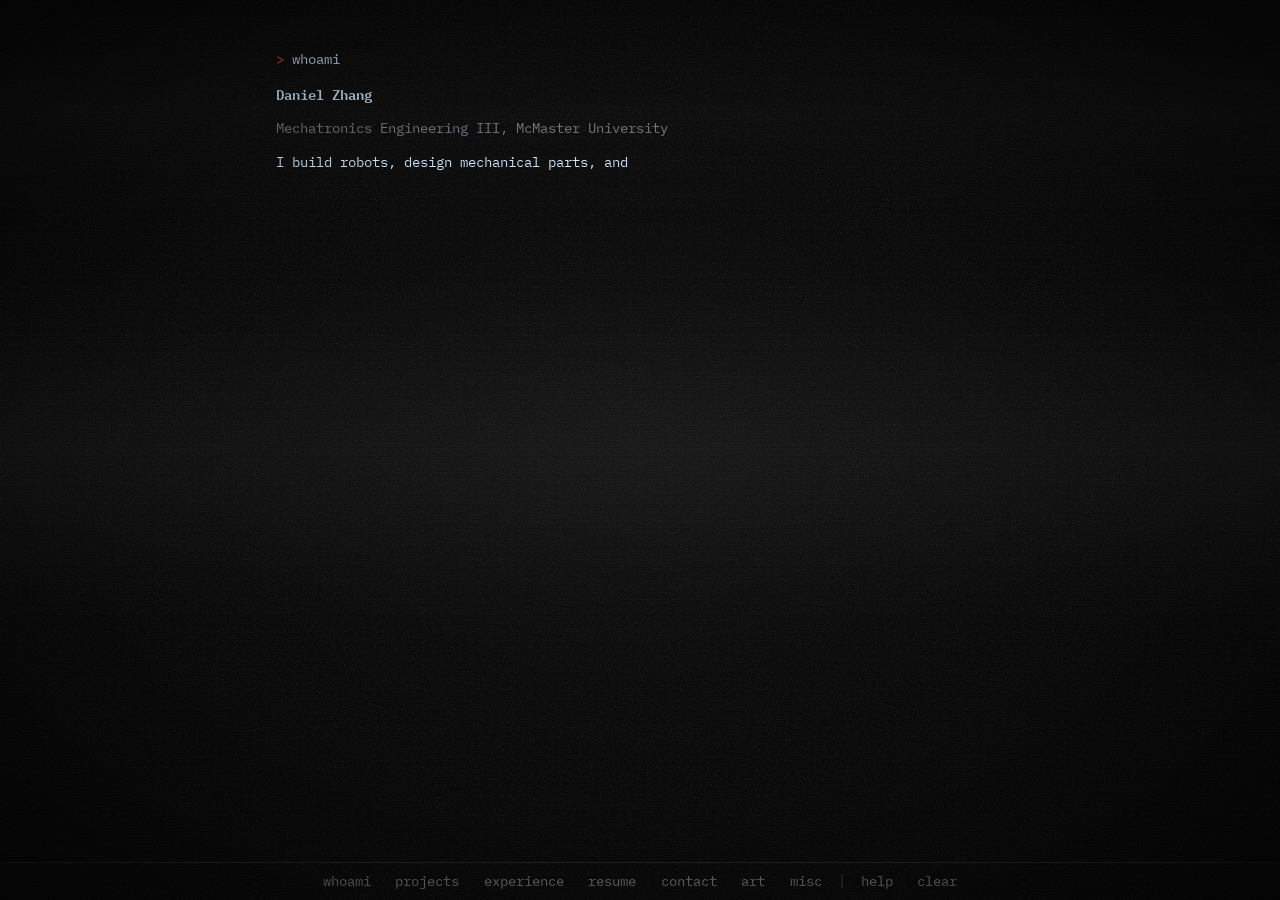
<file: index.html>
<!DOCTYPE html>
<html lang="en" class="no-js">
<head>
  <meta charset="UTF-8">
  <meta name="viewport" content="width=device-width, initial-scale=1">
  <title>Daniel Zhang</title>
  <meta name="description" content="Daniel Zhang — Mechatronics Engineering co-op at McMaster. Robotics, CAD, nuclear tooling.">
  <meta name="theme-color" content="#0b0b0b">
  <link rel="canonical" href="https://zhangdz.ca/">
  <meta property="og:type" content="website">
  <meta property="og:title" content="Daniel Zhang">
  <meta property="og:description" content="Daniel Zhang — Mechatronics Engineering co-op at McMaster. Robotics, CAD, nuclear tooling.">
  <meta property="og:url" content="https://zhangdz.ca/">
  <script type="application/ld+json">
  {"@context":"https://schema.org","@type":"Person","name":"Daniel Zhang","url":"https://zhangdz.ca/","sameAs":["https://github.com/danielzhang122","https://www.linkedin.com/in/zhangdz/"]}
  </script>
  <link rel="icon" type="image/svg+xml" href="images/favicon.svg">
  <link rel="icon" type="image/png" sizes="32x32" href="images/favicon-32.png">
  <link rel="apple-touch-icon" href="images/apple-touch-icon.png">

  <script type="application/ld+json">
  {
    "@context": "https://schema.org",
    "@type": "Person",
    "name": "Daniel Zhang",
    "url": "https://zhangdz.ca",
    "sameAs": [
      "https://github.com/danielzhang122",
      "https://www.linkedin.com/in/zhangdz/"
    ]
  }
  </script>

  <!-- Swapped before first paint, so the plain-README fallback never flashes. -->
  <script>document.documentElement.classList.replace('no-js', 'js');</script>
  <!-- The saved mode (`retro`), its font (`vga`, `plex`, `cascadia`) and superhot's features (`blue`, `glow`, `fisheye`, `outline`), applied before first paint so they cover the intro too. -->
  <script>
    try {
      const root = document.documentElement;
      const retro = localStorage.getItem('retro') !== 'off';
      if (!retro) root.classList.add('no-retro');
      // Each mode's font (see setFont in js/terminal.js): plex in retro and cascadia in modern by default.
      const font = localStorage.getItem(retro ? 'font-retro' : 'font-modern') || (retro ? 'plex' : 'cascadia');
      // A font saved before a command was retired (the old superhot font) falls back to the default.
      if (font === 'vga' || font === 'plex') root.classList.add(font);
      else if (retro && font !== 'cascadia') root.classList.add('plex');
      // superhot's features (see setFeatures in js/terminal.js): blue on unless turned off.
      for (const name of ['blue', 'glow', 'fisheye', 'outline']) {
        const value = localStorage.getItem(name);
        if (value === 'on' || (value === null && name === 'blue')) root.classList.add(`sh-${name}`);
      }
      // Only visitors on a pixel font download them up front.
      if (root.classList.contains('vga')) {
        for (const file of ['px437-ibm-vga-9x16.woff', 'px437-ibm-vga-8x16.woff']) {
          document.head.append(Object.assign(document.createElement('link'), { rel: 'preload', href: `fonts/${file}`, as: 'font', crossOrigin: '' }));
        }
      }
    } catch {
      document.documentElement.classList.add('plex');
    }
  </script>
  <!-- Keeps the retro pixel font on whole screen pixels (see the CRT section of css/style.css):
       --pxu is one font pixel, a whole number of screen pixels; snapping nudges centred
       blocks that would otherwise start between two screen pixels. -->
  <script>
    (() => {
      const root = document.documentElement;
      const SNAP = '#console, #shortcuts button, .gate-art';
      function snap() {
        const dpr = devicePixelRatio || 1;
        root.style.setProperty('--pxu', `${Math.max(1, Math.round(dpr)) / dpr}px`);
        root.style.setProperty('--dpx', `${1 / dpr}px`);
        const els = [...document.querySelectorAll(SNAP)];
        els.forEach((el) => { el.style.translate = ''; });
        if (!root.classList.contains('vga')) return;
        for (const el of els) {
          const off = (el.getBoundingClientRect().left * dpr) % 1;
          if (off > 0.01 && off < 0.99) el.style.translate = `${-off / dpr}px 0`;
        }
      }
      window.snapPixels = snap;
      snap();
      addEventListener('DOMContentLoaded', snap);
      addEventListener('resize', snap);
    })();
  </script>

  <!-- Self-hosted (see @font-face in css/style.css) so no third-party server can block or break the first paint. -->
  <link rel="preload" href="fonts/cascadia-mono-400-latin.woff2" as="font" type="font/woff2" crossorigin>
  <link rel="preload" href="fonts/ibm-plex-mono-400-latin.woff2" as="font" type="font/woff2" crossorigin>
  <!-- ?v= forces browsers to refetch after an update (GitHub Pages lets them cache
       files for 10 min). Bump it whenever css/ or js/ changes. -->
  <link rel="stylesheet" href="css/style.css?v=20261126-2">

  <script src="js/intro-glyphs.js?v=20261031-5" defer></script>
  <script src="js/intro.js?v=20261119-2" defer></script>
  <script src="js/lightbox.js?v=20261104-1" defer></script>
  <script src="js/terminal.js?v=20261126-2" defer></script>
  <script src="js/fisheye.js?v=20261119-30" defer></script>
  <!-- Plays a randomly picked ASCII Magic piece (MIT) as page text at the top of the console. -->
  <script type="module" src="js/chrome.js?v=20261116-4"></script>
</head>
<body>

  <!-- Intro screen. js/intro.js animates it and removes it when done. -->
  <div id="gate" aria-hidden="true">
    <pre class="gate-art"></pre>
    <div class="gate-hint"><span class="hint-keys">esc to skip</span><span class="hint-touch">press here to skip</span></div>
  </div>

  <!-- The console. js/terminal.js prints sections from #content into #screen. -->
  <main id="console" class="is-booting">
    <!-- Permanent: stays put through whoami and clear (js/chrome.js plays it). -->
    <div class="chrome-art" aria-hidden="true"><pre></pre><pre class="chrome-mid"></pre><pre class="chrome-red"></pre></div>
    <div id="screen" aria-live="polite"></div>
    <form id="prompt" autocomplete="off">
      <label for="cmd" class="ps">&gt;</label>
      <span class="input-wrap">
        <input id="cmd" type="text" spellcheck="false" autocapitalize="off" autocorrect="off" aria-label="Command" placeholder=" ">
        <span class="cursor" aria-hidden="true"></span>
        <!-- Ghost hint: shows while the prompt is empty; its commands still run when clicked. -->
        <span class="ghost dim">Lost? Try <span class="nowrap"><button type="button" class="cmd" data-run="help">help</button>.</span> <span data-retro-label="on">Hard on the eyes?</span><span data-retro-label="off">Miss the glow?</span> <span class="nowrap"><button type="button" class="cmd" data-run="retro">retro</button>.</span> Too much clutter? <span class="nowrap"><button type="button" class="cmd" data-run="clear">clear</button>.</span></span>
      </span>
    </form>
  </main>

  <nav id="shortcuts" aria-label="Commands">
    <button type="button" data-run="whoami">whoami</button>
    <button type="button" data-run="projects">projects</button>
    <button type="button" data-run="experience">experience</button>
    <button type="button" data-run="resume">resume</button>
    <button type="button" data-run="contact">contact</button>
    <button type="button" data-run="art">art</button>
    <button type="button" data-run="misc">misc</button>
    <button type="button" class="util" data-run="help">help</button>
    <button type="button" class="util" data-run="clear">clear</button>
  </nav>

  <!--
    Everything the terminal can print. Each [data-cmd] section is the output of
    that command. Without JavaScript this whole block shows as a plain README.

    Lightbox convention: any <img>/<video> with data-lightbox opens in the viewer.
    Its data-title (else alt / aria-label) is the title, data-caption the description,
    data-repo adds a Repo link after the description, alt the full description for screen readers, and the
    arrows cycle through the other media inside the same [data-gallery].
  -->
  <div id="content">

    <header data-cmd="banner" class="banner">
      <div>
        <h1>Daniel Zhang</h1>
        <p class="dim">Mechatronics Engineering III, McMaster University</p>
        <p>I build robots, design mechanical parts, and work on nuclear tooling, ranked in ascending order of paperwork.</p>
      </div>
    </header>

    <section data-cmd="whoami">
      <p>Available for a Spring 2027 co-op.</p>

      <p class="dim">Featured:</p>
      <!-- Each opens `projects` and jumps to that project (js/terminal.js, data-show). -->
      <div class="thumbs featured">
        <figure data-show="projects:quadruped" role="link" tabindex="0" aria-label="Quadruped robot: show in projects">
          <video disablepictureinpicture src="images/quadruped-thumb.mp4" muted loop playsinline preload="none" aria-hidden="true"></video>
          <figcaption>Quadruped robot</figcaption>
        </figure>
        <figure data-show="projects:pacemaker" role="link" tabindex="0" aria-label="Pacemaker firmware: show in projects">
          <img src="images/pacemaker-thumb-accel.webp" loading="lazy" alt="">
          <figcaption>Rate-adaptive pacemaker firmware</figcaption>
        </figure>
        <figure data-show="projects:nuclear" role="link" tabindex="0" aria-label="Ontario nuclear grid analysis: show in projects">
          <img src="images/nuclear-thumb-full.webp" loading="lazy" alt="">
          <figcaption>Ontario nuclear grid analysis</figcaption>
        </figure>
        <figure data-show="projects:wheelsafe" role="link" tabindex="0" aria-label="WheelSafe: show in projects">
          <img src="images/wheelsafe.webp" loading="lazy" alt="">
          <figcaption>WheelSafe, top 3 of 200+</figcaption>
        </figure>
      </div>
      <p class="dim">More: <button type="button" class="cmd" data-run="projects">projects</button> <button type="button" class="cmd" data-run="experience">experience</button> <button type="button" class="cmd" data-run="resume">resume</button> <button type="button" class="cmd" data-run="contact">contact</button></p>
    </section>

    <section data-cmd="projects" data-gallery>
      <h2>Projects</h2>

      <article data-id="quadruped">
        <h3>Quadruped Robot &amp; Locomotion Sim</h3>
        <p class="tldr"><span>12-DOF quadruped ·</span> <span>trot gait in MuJoCo ·</span> <span>first custom PCB (KiCad)</span></p>
        <p>A 12-servo, 3D-printable quadruped designed in Fusion 360, exported to URDF and simulated in MuJoCo. A trot gait controller makes it stand, walk and turn in place. The hardware mode (servos through a PCA9685 board on a Raspberry Pi) is written and tested against a fake servo board, but waits for the first build. It walks perfectly in simulation, where friction always behaves.</p>
        <p>I also designed my first PCB in KiCad, a carrier board for the Pi: battery protection and monitoring, separate 5 V rails for the servos and the Pi, and an on-board PCA9685 for all 12 servos. It's routed and DRC clean but not ordered yet. Being my first board, it has flaws, like loose placement and overly long traces. The CAD shown is an older revision, so next up is redesigning the electronics holder to fit the board.</p>
        <p class="tags">Python, MuJoCo, Fusion 360, KiCad, Raspberry Pi <a href="https://github.com/danielzhang122/quadruped-robot" target="_blank" rel="noopener noreferrer">Repo</a></p>
        <div class="thumb-row">
          <figure class="thumb" style="--ar: 1.41">
            <video disablepictureinpicture src="images/quadruped-sim.mp4" width="1066" height="756" muted loop playsinline preload="none" data-lightbox
                   aria-label="Quadruped Robot &amp; Locomotion Sim"
                   data-caption="Trot gait running in MuJoCo"></video>
          </figure>
          <figure class="thumb" style="--ar: 1.563">
            <img src="images/quadruped-cad-v2.webp" width="994" height="636" loading="lazy" data-lightbox
                 alt="Fusion 360 render of the 12-servo quadruped: four three-joint legs around a central body plate carrying a Raspberry Pi and a PCA9685 servo driver board" data-title="Quadruped CAD Assembly"
                 data-caption="Full 12-DOF quadruped assembly (older revision, before the custom PCB) with the Raspberry Pi and PCA9685 servo driver mounted.">
          </figure>
          <figure class="thumb" style="--ar: 1.38">
            <img src="images/quadruped-leg.webp" width="1045" height="757" loading="lazy" data-lightbox
                 alt="Fusion 360 render of one quadruped leg: a Tower Pro micro servo in the hip bracket, a two-link linkage and a rounded foot" data-title="Leg Linkage"
                 data-caption="Kinematic linkage for one leg.">
          </figure>
          <figure class="thumb" style="--ar: 1.745">
            <img src="images/quadruped-pcb-schematic.webp" width="2000" height="1146" loading="lazy" data-lightbox
                 alt="KiCad schematic of the quadruped carrier board in blocks: battery input, battery monitor, power rails, Pi connections, PCA9685 servo driver, servo connectors and a spare I2C port with test points" data-title="Carrier PCB Schematic"
                 data-caption="Full schematic: battery in, two 5 V rails, the Pi header and the PCA9685 fanning out to twelve servo plugs.">
          </figure>
          <figure class="thumb" style="--ar: 1.11">
            <img src="images/quadruped-pcb-3d.webp" width="1400" height="1261" loading="lazy" data-lightbox
                 alt="KiCad 3D render of the quadruped carrier PCB: a Pi header down the middle, a PCA9685 servo driver, two bulk capacitors, a blade fuse and four groups of servo headers at the corners" data-title="Carrier PCB (3D)"
                 data-caption="KiCad 3D render of the carrier board. Battery in at the bottom, Pi on the long header, three servos per corner.">
          </figure>
        </div>
      </article>

      <article data-id="pacemaker">
        <h3>Rate-Adaptive Pacemaker Firmware</h3>
        <p class="tldr"><span>Simulink → C on FRDM-K64F ·</span> <span>4 accelerometer-driven pacing modes</span></p>
        <p>Pacemaker firmware modelled in Simulink and Stateflow for an NXP FRDM-K64F board, with Embedded Coder generating the C that runs on it. The team model paces in AOO, VOO, AAI and VVI modes. My part was the rate-adaptive modes (AOOR, VOOR, AAIR, VVIR): they read the board's FXOS8700 accelerometer and raise the pacing rate with activity, tuned by threshold, reaction and recovery times.</p>
        <p class="tags">Simulink, Stateflow, Embedded Coder, NXP FRDM-K64F <a href="https://github.com/danielzhang122/sfwreng-3k04-pacemaker" target="_blank" rel="noopener noreferrer">Repo</a></p>
        <div class="thumb-row">
          <figure class="thumb" style="--ar: 2.395">
            <img src="images/pacemaker-rate-adaptive.webp" width="2400" height="1002" loading="lazy" data-lightbox
                 alt="Simulink diagram of the rate-adaptive pacing subsystem: the FRDM-K64F accelerometer's three axes are squared, summed and square-rooted, a moving standard deviation turns that into an activity level, and two Stateflow charts set and ramp the pacing rate between the lower and upper rate limits" data-title="Rate-adaptive pacing subsystem"
                 data-caption="My part: accelerometer magnitude, moving standard deviation as the activity level, then a Stateflow chart that sets and ramps the pacing rate">
          </figure>
          <figure class="thumb" style="--ar: 1.264">
            <img src="images/pacemaker-modes.webp" width="1800" height="1424" loading="lazy" data-lightbox
                 alt="Top-level Stateflow chart: a Start state switches by mode number to eight pacing-mode states, AOO, VOO, AAI, VVI, AOOR, VOOR, AAIR and VVIR" data-title="Pacemaker mode chart"
                 data-caption="Top-level Stateflow chart switching between the eight pacing modes">
          </figure>
        </div>
      </article>

      <article data-id="nuclear">
        <h3>Ontario Nuclear Grid Impact Analysis</h3>
        <p class="tldr"><span>11.8M rows of IESO data ·</span> <span>206 outages ·</span> <span>74% accurate outage-length model</span></p>
        <p>What happens to Ontario's grid when a reactor goes offline? 11.8 million rows of hourly IESO Data in DuckDB, SQL that finds 206 outages of a day or longer, and an interactive dashboard that shows who picks up the slack. Mostly gas and fewer exports. Outage hours line up with prices about $4/MWh higher and about 145 more tonnes of CO2 an hour. Predicting outages from public data is a coin flip, but one hour in, a model can tell long ones from short ones 74% of the time.</p>
        <p class="tags">SQL (DuckDB), Python, Streamlit, IESO Data <a href="https://nuclear-dashboard.streamlit.app/" target="_blank" rel="noopener noreferrer">Live App</a> <a href="https://github.com/danielzhang122/ontario-nuclear-dashboard" target="_blank" rel="noopener noreferrer">Repo</a></p>
        <div class="thumb-row">
          <figure class="thumb" style="--ar: 2.225">
            <img src="images/nuclear-gap.webp" width="1624" height="730" loading="lazy" data-lightbox
                 alt="Dashboard bar chart: when nuclear runs about 840 MW below its monthly average, natural gas and net imports cover most of it, with hydro, wind and solar, and lower demand making up the rest; added up, they match the missing power" data-title="What replaces the missing nuclear power"
                 data-caption="When ~840 MW of nuclear goes missing, gas, imports and lower demand fill the gap, and they add up to it">
          </figure>
          <figure class="thumb" style="--ar: 1.838">
            <img src="images/nuclear-seasons.webp" width="1360" height="740" loading="lazy" data-lightbox
                 alt="Dashboard line chart by month, averaged over 2020 to 2024: nuclear available and Ontario demand, each compared with that year's average, both dip in spring and autumn and peak in winter and summer" data-title="Nuclear is away when Ontario needs it least"
                 data-caption="Planned outages land in spring and autumn, the same months demand is lowest, which is why prices barely move">
          </figure>
          <figure class="thumb" style="--ar: 1.574">
            <img src="images/nuclear-restart-time.webp" width="1316" height="836" loading="lazy" data-lightbox
                 alt="Dashboard step chart: share of restarts not yet at steady full power against hours since the reactor came back, for Bruce, Darlington and Pickering, falling from 100% to near zero within about ten days" data-title="How long a restart takes"
                 data-caption="Half of all restarts reach steady full power within about 33 hours; one in ten takes over 5 days">
          </figure>
          <figure class="thumb" style="--ar: 1.778">
            <img src="images/nuclear-restart.webp" width="1316" height="740" loading="lazy" data-lightbox
                 alt="Dashboard chart of the typical climb back to full power over the first 72 hours after a restart, with shaded middle-half bands: Bruce and Darlington start near a quarter of full power, Pickering starts near zero" data-title="The climb back to full power"
                 data-caption="Bruce and Darlington come back at about a quarter of full power; Pickering starts near zero and climbs slower">
          </figure>
        </div>
      </article>

      <article data-id="daniellm">
        <h3>daniellm — Language Model From Scratch</h3>
        <p class="tldr"><span>98M-parameter GPT ·</span> <span>trained on 4.5B tokens ·</span> <span>cites Wikipedia sources</span></p>
        <p>"Know your enemy and know yourself," said Sun Tzu, so I'm building the enemy myself: a GPT-style language model trained from scratch on my own PC. The first, 34 million parameters, wrote confident nonsense. The second, 98 million, read 4.5 billion tokens of Wikipedia and then educational web pages, and now looks things up before it answers: it searches an offline copy of all 6.5 million Wikipedia articles and cites the passage it used. On my test questions it gets 8 in 13 right, admits it doesn't know on 2, and confidently botches the rest. Next: writing backpropagation by hand.</p>
        <p class="tags">Python, PyTorch, Hugging Face Tokenizers, SQLite, RTX 4070 Ti <a href="https://github.com/danielzhang122/daniel-lm" target="_blank" rel="noopener noreferrer">Repo</a></p>
        <div class="thumb-row">
          <figure class="thumb" style="--ar: 1.242">
            <img src="images/daniellm-chat.webp" width="1600" height="1288" loading="lazy" data-lightbox
                 alt="daniellm chat page with the library lookup on: asked 'How tall is Mount Everest?', the 98-million-parameter model answers '8,848.86 m [1]', and the expanded source shows the Mount Everest passage it came from; asked 'Who discovered penicillin?', it answers 'Alexander Fleming [2]'" data-title="Asking it questions"
                 data-caption="It searches the offline Wikipedia library first, then answers from the passage and cites it">
          </figure>
          <figure class="thumb" style="--ar: 1.509">
            <img src="images/daniellm-training-98m.webp" width="1600" height="1060" loading="lazy" data-lightbox
                 alt="daniellm training dashboard for the 98-million-parameter run: step 275,000 of 275,000, validation loss 2.486, 68,318 tokens per second, 5,618,708 articles and 4.5 billion training tokens, above a loss chart falling from about 10 to 2.5" data-title="Training dashboard"
                 data-caption="The 98M run: 275,000 steps over 4.5 billion tokens of Wikipedia, validation loss down to 2.49 (the 34M model stopped at 2.93)">
          </figure>
          <figure class="thumb" style="--ar: 1.57">
            <img src="images/daniellm-generate.webp" width="1600" height="1019" loading="lazy" data-lightbox
                 alt="daniellm text playground: prompted with 'The Solar System consists of', the 34-million-parameter model continues 'two solar cells, each with a pair of gigantic orbital cells in the outer layer, and a central cell. The central cells are made of silicone'" data-title="The first model"
                 data-caption="The 34M model on its own: fluent, confident, wrong. The Solar System is apparently made of silicone">
          </figure>
          <figure class="thumb" style="--ar: 1.185">
            <img src="images/daniellm-network.webp" width="1600" height="1350" loading="lazy" data-lightbox
                 alt="daniellm model explorer: a sample of real learned weights from transformer block 1, drawn as lines from 32 input features to 48 hidden neurons to 32 output features, red for positive and blue for negative" data-title="Inside the network"
                 data-caption="Real learned weights from one transformer block, sampled: red is positive, blue is negative">
          </figure>
        </div>
      </article>

      <article>
        <h3>Vision-Guided 2-DOF Robotic Arm</h3>
        <p class="tldr"><span>Built in 12 hours ·</span> <span>OpenCV hand tracking ·</span> <span>ESP32 over UDP</span></p>
        <p>Built in 12 hours. A real-time OpenCV hand-tracking pipeline streams coordinate deltas over UDP to an ESP32, which turns them into smooth stepper motor pulses.</p>
        <p class="tags">OpenCV, ESP32, C++, UDP</p>
        <figure class="thumb" style="--ar: 0.56">
          <video disablepictureinpicture src="images/robotic-arm.mp4" width="400" height="714" muted loop playsinline preload="none" data-lightbox
                 aria-label="Vision-Guided 2-DOF Robotic Arm"
                 data-caption="Real-time OpenCV hand tracking over UDP to an ESP32"></video>
        </figure>
      </article>

      <article>
        <h3>Globe Ghost — iOS GPS Simulator</h3>
        <p class="tldr"><span>Simulates iPhone GPS for app testing ·</span> <span>scripted routes ·</span> <span>geofence tester</span></p>
        <p>Simulates an iPhone's reported location, not just its IP address like a VPN does, for testing location-aware apps. Includes a live map, scripted routes and a geofence tester.</p>
        <p class="tags">Python, pymobiledevice3, OpenStreetMap <a href="https://github.com/danielzhang122/globe-ghost" target="_blank" rel="noopener noreferrer">Repo</a></p>
        <figure class="thumb" style="--ar: 1.647">
          <img src="images/spoofer.webp" width="1502" height="912" loading="lazy" data-lightbox
               alt="Globe Ghost desktop app: connection and location controls, a scenario script walking from Times Square to Central Park, a run log, and an OpenStreetMap view of Manhattan with the simulated iPhone position" data-title="Globe Ghost — iOS GPS Simulator"
               data-caption="A scripted walk through Manhattan on the live map, logged step by step">
        </figure>
      </article>

      <article data-id="resume-sync">
        <h3>Résumé Sync Pipeline</h3>
        <p class="tldr"><span>Weekly AI-proposed résumé edits ·</span> <span>human-reviewed ·</span> <span>CI enforces one page</span></p>
        <p>Updating my résumé got tedious, so I spent far too long automating it. Every Monday a script checks my repos, an AI agent proposes source-backed edits, and GitHub Actions makes sure it still compiles on one page. I review everything before merging. The repo's public now, so you can watch me reword the same bullet eleven times.</p>
        <p class="tags">Python, GitHub Actions, LaTeX, Claude Code <a href="https://github.com/danielzhang122/resume-sync" target="_blank" rel="noopener noreferrer">Repo</a></p>
        <figure class="thumb" style="--ar: 2.308">
          <img src="images/resume-sync-diagram.svg" width="1200" height="520" class="fit-whole" loading="lazy" data-lightbox
               alt="Pipeline diagram: a weekly schedule runs check.py, which stops if nothing changed; otherwise an agent reviews the diffs, edits resume.tex on a new branch, a GitHub Action builds the PDF and, if it runs over one page, sends it back to the agent to rewrite and retry; once it passes, a pull request shows each edit with its source commit, I review and merge, and the next run opens a website PR with the new PDF, which I merge. My project work during the week becomes the next Monday's input" data-title="Résumé Sync Pipeline" data-repo="https://github.com/danielzhang122/resume-sync"
               data-caption="Grey steps run on their own. Red ones are me: nothing reaches the résumé or this site until I merge.">
        </figure>
      </article>

      <article data-id="wheelsafe">
        <h3>WheelSafe Storage</h3>
        <p class="tldr"><span>Top 3 of 200+ teams ·</span> <span>0.4 kg carbon fiber ·</span> <span>3.25:1 load-to-weight</span></p>
        <p>An ergonomic, weatherproof wheelchair storage module designed for a client with spina bifida. The 0.4 kg carbon-fiber-reinforced structure reached a 3.25:1 load-to-weight ratio. Placed top 3 of 200+ teams at the 2024 ENGINEER 1P13 Design Showcase, presented to a panel of P.Eng judges. My contributions focused on concept development and testing, with some prototyping.</p>
        <p class="tags">Concept Development, Testing, Prototyping, Carbon Fiber <a href="https://www.youtube.com/watch?v=3dYv_6PoitU" target="_blank" rel="noopener noreferrer">Demo</a> <a href="https://acrobat.adobe.com/id/urn:aaid:sc:VA6C2:a0181878-fe27-42bb-92b6-26a483603809" target="_blank" rel="noopener noreferrer">Presentation</a></p>
        <figure class="thumb" style="--ar: 0.75">
          <img src="images/wheelsafe.webp" width="1280" height="1706" loading="lazy" data-lightbox
               alt="WheelSafe storage module, a black weatherproof fabric bag, next to two McMaster Engineering 3rd-place certificates of achievement" data-title="WheelSafe Storage"
               data-caption="Carbon-fiber wheelchair storage module, Top 3 at the McMaster Design Showcase">
        </figure>
      </article>

      <article data-id="suspension">
        <h3>Double Wishbone Suspension (Concept)</h3>
        <p class="tldr"><span>SolidWorks kinematics ·</span> <span>camber vs. wheel travel ·</span> <span>Chem-E-Car 2026–27</span></p>
        <p>Proof-of-concept double wishbone geometry in SolidWorks for McMaster Chem-E-Car's 2026–2027 season. Nothing is built yet: the point was to work out the kinematics and see how camber changes as the wheel moves through its travel. Whether any of that keeps a 500 mL payload from sloshing over a 33 m run is a question for the real car.</p>
        <p class="tags">SolidWorks, Kinematics, Vehicle Dynamics</p>
        <figure class="thumb" style="--ar: 1.183">
          <video disablepictureinpicture src="images/suspension.mp4" width="400" height="338" muted loop playsinline preload="none" data-lightbox
                 aria-label="Double Wishbone Suspension"
                 data-caption="CAD study of camber change through the suspension travel. Not built yet."></video>
        </figure>
      </article>
    </section>

    <section data-cmd="media">
      <h2>Media</h2>
      <p class="dim">Art, stories and music that have stuck with me. Click any image to learn more.</p>

      <div class="thumbs media-gallery" data-gallery>
        <figure>
          <img src="images/media-black-lagoon.webp" loading="lazy" data-lightbox
               alt="Black Lagoon, volume 1 cover" data-title="Black Lagoon — Rei Hiroe, 2006"
               data-caption="The way the characters play off each other carries the show's themes.">
        </figure>
        <figure>
          <img src="images/media-raft-of-the-medusa.webp" loading="lazy" data-lightbox
               alt="Shipwreck survivors on a crowded raft signalling to a distant ship" data-title="The Raft of the Medusa — Théodore Géricault, 1818–1819"
               data-caption="A real shipwreck, moving from despair to hope, left to right. Géricault isolated himself and studied corpses to paint it.">
        </figure>
        <figure>
          <img src="images/media-world-war-z.webp" loading="lazy" data-lightbox
               alt="World War Z audiobook cover" data-title="World War Z — Max Brooks, 2006"
               data-caption="Listened to the audiobook. The voice acting, global perspective and insanely well-thought-out lore make it feel like real history.">
        </figure>
        <figure>
          <img src="images/media-serial-experiments-lain.webp" loading="lazy" data-lightbox
               alt="Serial Experiments Lain" data-title="Serial Experiments Lain — Ryutaro Nakamura, 1998"
               data-caption="Crazy how it anticipated the internet and its impact, especially looking back now in the age of AI.">
        </figure>
        <figure>
          <img src="images/media-finally-rich.webp" loading="lazy" data-lightbox
               alt="Finally Rich" data-title="Finally Rich — Chief Keef, 2012"
               data-caption="Can you believe he made this at 16?">
        </figure>
        <figure>
          <img src="images/media-trieste-harbour.webp" loading="lazy" data-lightbox
               alt="View of Trieste Harbour" data-title="View of Trieste Harbour — Egon Schiele, 1907"
               data-caption="Schiele's style holds up even in his lesser-known work. The rippling reflections and loose lines give this harbour so much character.">
        </figure>
        <figure>
          <img src="images/media-superhot.webp" loading="lazy" data-lightbox
               alt="SUPERHOT cover showing a red figure breaking apart" data-title="SUPERHOT — SUPERHOT Team, 2016"
               data-caption="Inspired this site's terminal style. Time only moves when you move. Sort of like John Wick meets The Matrix. SUPER. HOT.">
        </figure>
        <figure>
          <img src="images/media-lightning-thief.webp" loading="lazy" data-lightbox
               alt="Percy Jackson and the Olympians: The Lightning Thief" data-title="Percy Jackson and the Olympians: The Lightning Thief — Rick Riordan, 2005"
               data-caption="I read this religiously as a kid. The way it brings mythology into the modern world made every adventure feel close to home.">
        </figure>
        <figure>
          <img src="images/media-cowboy-bebop.webp" loading="lazy" data-lightbox
               alt="Cowboy Bebop" data-title="Cowboy Bebop — Shinichirō Watanabe, 1998"
               data-caption="Great music, a crew of lovable misfits, and a surprising amount of melancholy for a show about space bounty hunters.">
        </figure>
        <figure>
          <img src="images/media-schiele-self-portrait.webp" loading="lazy" data-lightbox
               alt="Self-Portrait with Arm Twisted above Head" data-title="Self-Portrait with Arm Twisted above Head — Egon Schiele, 1910"
               data-caption="His art makes me feel uncomfortable, like I'm looking at something I shouldn't be. The pose and expression make it hard to look away.">
        </figure>
        <figure>
          <img src="images/media-chainsaw-man.webp" loading="lazy" data-lightbox
               alt="Chainsaw Man" data-title="Chainsaw Man — Tatsuki Fujimoto, 2018"
               data-caption="My favourite panel. Fujimoto's vibe is grungy and unsettling, but chaotic and fun too.">
        </figure>
        <figure>
          <img src="images/media-breaking-bad.webp" loading="lazy" data-lightbox
               alt="Breaking Bad" data-title="Breaking Bad — Vince Gilligan, 2008–2013"
               data-caption="Your choices have consequences. The show follows each decision as it builds into something bigger.">
        </figure>
        <figure>
          <img src="images/media-klimt-medicine.webp" loading="lazy" data-lightbox
               alt="Medicine (Hygieia detail)" data-title="Medicine (Hygieia detail) — Gustav Klimt, 1901–1907"
               data-caption="Schiele's mentor and a founding figure of Art Nouveau. His colours and the intricate patterns throughout this piece are what draw me in.">
        </figure>
        <figure>
          <img src="images/media-no-longer-human.webp" loading="lazy" data-lightbox
               alt="No Longer Human" data-title="No Longer Human — Osamu Dazai, 1948"
               data-caption="This one made me really sad, but the writing and its portrayal of feeling out of place stuck with me.">
        </figure>
        <figure>
          <img src="images/media-hellsing-ultimate.webp" loading="lazy" data-lightbox
               alt="Hellsing Ultimate" data-title="Hellsing Ultimate — Kouta Hirano, 2006–2012"
               data-caption="Not everything needs to be deep. Sometimes you just need vampires blowing things up and aura farming for ten episodes.">
        </figure>
      </div>
    </section>

    <section data-cmd="misc">
      <h2>Misc</h2>
      <p class="dim">Side builds and experiments: cool, but not quite cool enough to be projects. Click any image to enlarge.</p>

      <div class="thumbs" data-gallery>
        <figure>
          <video disablepictureinpicture src="images/chemecar-transmission.mp4" muted loop playsinline preload="none" data-lightbox
                 aria-label="Chem-E-Car Transmission"
                 data-caption="Transmission work for Chem-E-Car. Even a shoebox-sized car needs gear selection."></video>
          <figcaption>Chem-E-Car transmission</figcaption>
        </figure>
        <figure>
          <video disablepictureinpicture src="images/hv-discharge.mp4" muted loop playsinline preload="none" data-lightbox
                 aria-label="HV Discharge Test"
                 data-caption="High-voltage pulse discharge test."></video>
          <figcaption>HV discharge test</figcaption>
        </figure>
        <figure>
          <video disablepictureinpicture src="images/balancing-robot.mp4" muted loop playsinline preload="none" data-lightbox
                 aria-label="Self-Balancing Robot (Sort Of)"
                 data-caption="Not my proudest work. Underpowered batteries meant no small corrections, just lurches, and the CAD was rough even by my standards. Surprisingly, it still somewhat worked."></video>
          <figcaption>Balancing (?) robot</figcaption>
        </figure>
        <figure>
          <img src="images/accidental-antenna.webp" loading="lazy" data-lightbox
               alt="Keysight oscilloscope screen showing two noisy, overlapping wave traces in yellow and green, picked up through poorly grounded probes" data-title="Accidental Antenna"
               data-caption="Accidental RF antenna: when poor probe grounding becomes generative art">
          <figcaption>Accidental RF antenna</figcaption>
        </figure>
        <figure>
          <img src="images/spoofer-apple-park.webp" loading="lazy" data-lightbox
               alt="iPhone Find My map placing the phone at Apple Park in Cupertino, California, a location set by Globe Ghost" data-title="Globe Ghost Field Test" data-repo="https://github.com/danielzhang122/globe-ghost"
               data-caption="Find My placing me at Apple Park. I have never been to California.">
          <figcaption>Globe Ghost field test</figcaption>
        </figure>
        <figure>
          <img src="images/computer-bootleg.webp" loading="lazy" data-lightbox
               alt="Open Dell desktop tower with its motherboard, CPU cooler and RAM visible, and a 250 GB WD Blue hard drive in a blue caddy in front" data-title="Rebuilt Dell"
               data-caption="An old Dell, generously donated by my high school tech teacher and upgraded with spare and e-waste parts. It ran a 24/7 Minecraft server for two months. I have big plans for it: Linux, a homelab, self-hosting everything. For now it lives in my basement, waiting.">
          <figcaption>Rebuilt Dell server</figcaption>
        </figure>
        <figure>
          <img src="images/newcomputer.webp" loading="lazy" data-lightbox
               alt="New PC build with an RGB liquid cooler and a Gigabyte GeForce graphics card beside a monitor showing the ASUS UEFI BIOS, which detects an Intel Core i7-13700KF and 32 GB of RAM" data-title="First POST"
               data-caption="New build, first boot. Everything worked on the first try, which almost never happens.">
          <figcaption>New build, first boot</figcaption>
        </figure>
        <figure>
          <img src="images/subtitle-sync.webp" loading="lazy" data-lightbox
               alt="A scene from the open movie Tears of Steel, two people arguing on a canal bridge, with a subtitle line timed to the dialogue" data-title="subtitle-sync" data-repo="https://github.com/danielzhang122/subtitle-sync"
               data-caption="I got fed up watching Breaking Bad because the subtitles were either wrong or misaligned, so I built a Firefox extension that finds the right ones and syncs them to the audio. Film: Tears of Steel, (CC) Blender Foundation, CC BY 3.0.">
          <figcaption>subtitle-sync</figcaption>
        </figure>
      </div>
    </section>

    <section data-cmd="experience">
      <h2>Experience</h2>

      <div class="row">
        <span class="key">Jan 2026 – present</span>
        <div>
          <p><b>Nuclear Engineering Intern</b>, Eclipse Automation</p>
          <p class="dim">Project engineering for CANDU tooling at Pickering and international stations, including ASD calculations, weldment FEA, seismic analysis, FMEAs and shop-floor testing with toolmakers, technicians and clients. Built a shipping tracker for CNL’s SBWRS project, managing 400+ labels across 70+ trucks.</p>
        </div>
      </div>
      <div class="row">
        <span class="key">Sep 2026 – present</span>
        <div>
          <p><b>Mechanical Sub-team Member, Wheel Assembly</b>, McMaster Chem-E-Car</p>
          <p class="dim">Designing custom wheel assemblies and suspension geometry for the 2026–2027 car, which carries 500 mL of water over a 33 m run. Also handled some maintenance and last-minute fixes on the previous car ahead of 2026 Nationals.</p>
        </div>
      </div>
      <div class="row">
        <span class="key">Sep 2023 – present</span>
        <div>
          <p><b>B.Eng., Mechatronics Engineering Co-op (Level III)</b>, McMaster University</p>
          <p class="dim">Mechanical, electrical and software: mechanical design, circuits, controls, embedded systems, programming and applied physics. Expected graduation April 2028, with co-op terms in between.</p>
        </div>
      </div>
    </section>

    <section data-cmd="skills">
      <h2>Skills</h2>

      <div class="row">
        <span class="key">Hardware</span>
        <p>STM32, ESP32, PCA9685 / motor drivers, NI Multisim, soldering, 3D printing</p>
      </div>
      <div class="row">
        <span class="key">CAD &amp; simulation</span>
        <p>SolidWorks (CSWA), Autodesk Inventor, Fusion 360, FEA, MuJoCo, FlexPDE</p>
      </div>
      <div class="row">
        <span class="key">Software</span>
        <p>Python (OpenCV), C / C++, SQL (DuckDB), MATLAB / Simulink, Julia, SMath, Maple, Power Automate <a href="https://github.com/danielzhang122/junk-drawer" target="_blank" rel="noopener noreferrer">Misc scripts</a></p>
      </div>
      <div class="row">
        <span class="key">Industry</span>
        <p>CSA N299.2 / N299.3, FMEA &amp; FAT plans, GD&amp;T, ASD verification, project engineering, technical writing, WHMIS / LOTO</p>
      </div>
    </section>

    <section data-cmd="certs">
      <h2>Certifications</h2>

      <div class="row">
        <span class="key">Oct 2026</span>
        <p><b>Certified SOLIDWORKS Associate (CSWA)</b>, Dassault Systèmes <a href="https://www.credly.com/badges/bcc90d7a-0618-4137-8657-ae155791fee6" target="_blank" rel="noopener noreferrer">Verify</a></p>
      </div>
      <div class="row">
        <span class="key">Nov 2026</span>
        <p><b>Claude Code in Action</b>, Anthropic Academy <a href="https://academy.claude.com/verify/cc8a4bd6e37218505c49c953be80d28a" target="_blank" rel="noopener noreferrer">Verify</a></p>
      </div>

      <div class="thumbs whole" data-gallery>
        <img src="images/cswa-certificate.png" width="1521" height="1075" loading="lazy" data-lightbox
             alt="Certified SOLIDWORKS Associate certificate, Dassault Systèmes" data-title="Certified SOLIDWORKS Associate (CSWA)"
             data-caption="Three hours, timed, all in SolidWorks: model parts and an assembly from drawings, then answer with the mass. Later questions modify earlier parts, so one wrong dimension carries through everything after it. You learn to check your work fast.">
        <img src="images/claude-code-in-action-certificate.png" width="1320" height="899" loading="lazy" data-lightbox
             alt="Claude Code in Action certificate of completion, Anthropic Academy" data-title="Claude Code in Action"
             data-caption="Took the Claude Code in Action cert on a whim, expecting a basic prompting walkthrough. It kind of was, though it also turned out to be a surprisingly good exercise in project management and workflow design. Mostly it comes down to writing a clear spec, scoping work into checkable steps, delegating workers to manage bottlenecks, and reviewing what comes back.">
      </div>
    </section>

    <section data-cmd="resume">
      <h2>Resume</h2>
      <p>One page, covering nuclear tooling at Eclipse Automation, wheel and suspension design for Chem-E-Car, and projects from an Ontario nuclear grid dashboard to a legged robot and pacemaker firmware.</p>
      <p class="dim">PDF, one page, updated Nov 2026. <a href="Daniel_Zhang_Resume.pdf" download>Download</a> or <a href="Daniel_Zhang_Resume.pdf" target="_blank" rel="noopener noreferrer">open it in a new tab</a>.</p>
      <div class="thumbs whole">
        <img src="images/resume-preview.webp" width="1654" height="2339" class="resume-thumb" loading="lazy" data-lightbox
             alt="Preview of Daniel Zhang's one-page resume" data-title="Resume" data-caption="One page, updated Nov 2026.">
      </div>

    </section>

        <section data-cmd="interests">
      <h2>interests</h2>
      <p>I'm curious about all things engineering and technology, but I'm just as happy following a rabbit hole into languages, history or science. Away from a screen, I enjoy woodcarving and cooking. Lately, I've also been picking up jump rope, nunchucks, the harmonica and fishing.</p>
      <p class="dim">Click any photo to enlarge.</p>

      <div class="thumbs whole" data-gallery>
        <img src="images/bucket-hat.webp" width="830" height="1100" loading="lazy" data-lightbox
             alt="Selfie wearing a light blue crocheted bucket hat" data-title="Crochet Bucket Hat"
             data-caption="Crocheted bucket hat.">
        <img src="images/pork-belly.webp" width="1100" height="865" loading="lazy" data-lightbox
             alt="A plate of Hunan-style stir-fried pork belly with scrambled egg, green peppers, red chilies and fermented black beans" data-title="Hunan Stir-Fry"
             data-caption="A dish from Hunan, my mom's home province: pork belly, egg, peppers and fermented black beans.">
        <img src="images/run-route.webp" width="1100" height="869" loading="lazy" data-lightbox
             alt="Map of a walking route traced in orange around the west end of Hamilton Harbour, with one straight line shooting north across the water" data-title="10-10-10"
             data-caption="10 miles, 10 hot dogs, 10 beers, on foot around Hamilton Harbour. I finished (barely); my phone didn't. The straight line across the water is where it died.">
        <img src="images/hamilton-sunset.webp" width="1100" height="818" loading="lazy" data-lightbox
             alt="Pink and orange clouds over a quiet residential street in Hamilton at dusk, with power lines across the sky" data-title="Hamilton Sunset"
             data-caption="Sunset in Hamilton, June.">
        <img src="images/ninja-belt.webp" width="1100" height="818" loading="lazy" data-lightbox
             alt="Club Penguin screenshot of the black ninja belt, with Sensei saying: But remember that even a ninja master must seek more training" data-title="Black Belt"
             data-caption="Club Penguin black belt, earned at 3:54 AM.">
        <img src="images/balaclava.webp" width="825" height="1100" loading="lazy" data-lightbox
             alt="Selfie in a black fleece balaclava, a hood and a red winter parka" data-title="Snowboarding"
             data-caption="I snowboard occasionally, I just don't have any videos. Here's a selfie of me in the mask, though.">
        <img src="images/night-walk.webp" width="917" height="1100" loading="lazy" data-lightbox
             alt="Night walk seen from above: a hand holding a reflective leash, lit up by the camera flash, that stretches across the grass to a dog in a reflective harness" data-title="Night Walk"
             data-caption="Night walk with the dog.">
        <img src="images/sushi-burrito.webp" width="1100" height="831" loading="lazy" data-lightbox
             alt="A foil-wrapped sushi burrito cut in half on a wooden board in afternoon sun, showing rice, salmon, crab and avocado" data-title="Sushi Burrito"
             data-caption="Sushi burrito: salmon, crab and avocado. Better lighting than any photo of me.">
        <img src="images/fishing.webp" width="825" height="1100" loading="lazy" data-lightbox
             alt="Standing on a concrete pier holding a fishing rod, with rocks, blue water and a white and green lighthouse behind" data-title="Fishing"
             data-caption="Fishing off the pier in St. Catharines. The fish weren't biting…">
        <img src="images/fishing-costco.webp" width="600" height="800" loading="lazy" data-lightbox
             alt="At night outside a Costco Wholesale, holding up a whole fish in a gloved hand" data-title="The Catch"
             data-caption="…so I relocated to Lake Kirkland.">
        <img src="images/keef-lain.webp" width="1100" height="1094" loading="lazy" data-lightbox
             alt="Edit of rapper Chief Keef in a Lead Never Follow Leaders shirt standing in a hallway next to Lain Iwakura from Serial Experiments Lain" data-title="Favourite Media"
             data-caption="Chief Keef and Lain: my two favourite pieces of media in one frame. Present day, present time.">
      </div>

    </section>

    <section data-cmd="art">
      <h2>Art</h2>
      <p class="dim">Painting, drawing, printmaking and carving. Click any piece to enlarge.</p>

      <div class="thumbs whole" data-gallery>
        <img src="images/self-portrait-3.webp" width="1122" height="1454" loading="lazy" data-lightbox
             alt="Acrylic self-portrait on a green background: half the face is exposed skull with a staring eye, and the neck shows spine and muscle above an orange hoodie" data-title="Half Dead Portrait"
             data-caption="Acrylic self-portrait. About how fixing CAD constraints at 2 AM feels.">
        <img src="images/skull.webp" width="938" height="693" loading="lazy" data-lightbox
             alt="Painting of a skull and upper body with red facial and neck muscles partly peeled away and the tongue out, against a torn black-and-white background" data-title="Flayed Skull"
             data-caption="Anatomical study of facial musculature, and a good excuse to use up the red paint.">
        <img src="images/sketch-2.webp" width="1078" height="1333" loading="lazy" data-lightbox
             alt="Charcoal and white chalk drawing of a figure seen from behind, arms raised overhead and drapery at the hips, on a purple background" data-title="Toned Back Study"
             data-caption="Charcoal on paper. I still find black dust from this on my desk.">
        <img src="images/painting.webp" width="1094" height="861" loading="lazy" data-lightbox
             alt="Painting of two people sitting cross-legged on a dark floor in front of red curtains, their faces covered by pink poppies, with candles and bowls of fruit before them" data-title="Floral Heads"
             data-caption="Painting faces requires perfect symmetry. Painting flowers over them does not.">
        <img src="images/self-portrait-1.webp" width="924" height="768" loading="lazy" data-lightbox
             alt="Oil self-portrait with a calm expression in front of a burning house" data-title="Everything Is Fine"
             data-caption="Self-portrait with zero underlying metaphors.">
        <img src="images/lake-reflection.webp" width="800" height="613" loading="lazy" data-lightbox
             alt="Flat-colour digital landscape of pine trees and a boardwalk reflected in still lake water" data-title="Lake Reflection"
             data-caption="Digital landscape that won a local contest and was printed on a municipal utility box.">
        <img src="images/utility-box-install.webp" width="600" height="800" loading="lazy" data-lightbox
             alt="The lake reflection artwork printed on a roadside utility box, photographed at night" data-title="Utility Box Install"
             data-caption="In the wild, 2022. Technically a public infrastructure install.">
        <img src="images/skull2.webp" width="1016" height="768" loading="lazy" data-lightbox
             alt="Black-and-white linocut print of a skull, signed and numbered 1/1" data-title="Block Print Skull"
             data-caption="Linocut print. The hard part was not carving my thumb.">
        <img src="images/sketch.webp" width="930" height="1010" loading="lazy" data-lightbox
             alt="Pencil drawing of a seated figure seen from behind, with a long braid and both arms raised holding a frame overhead" data-title="Live Figure Drawing"
             data-caption="A 10-minute live pose, carefully avoiding the hands.">
        <img src="images/digital-teeth.webp" width="469" height="294" loading="lazy" data-lightbox
             alt="Digital painting of a close-up of teeth and gums, with loose purple sketch lines around the edges" data-title="Dental Study"
             data-caption="Digital study of teeth. A reminder to floss.">
        <img src="images/chameleon.webp" width="1620" height="890" loading="lazy" data-lightbox
             alt="Hand-carved wooden chameleon on a grey surface" data-title="Wood Lizard"
             data-caption="Carved from a single block of wood. The chisel slipped once; it cost me 11 stitches.">
      </div>
    </section>

    <section data-cmd="fonts">
      <h2>Fonts</h2>
      <div class="row"><button type="button" class="key cmd" data-run="cascadia">cascadia</button><p><a href="https://github.com/microsoft/cascadia-code" target="_blank" rel="noopener noreferrer">Cascadia Mono</a> by Microsoft. The default in modern.</p></div>
      <div class="row"><button type="button" class="key cmd" data-run="plex">plex</button><p><a href="https://github.com/IBM/plex" target="_blank" rel="noopener noreferrer">IBM Plex Mono</a> by IBM. The default in retro.</p></div>
      <div class="row"><button type="button" class="key cmd" data-run="vga">vga</button><p>IBM VGA 9x16 from VileR's <a href="https://int10h.org/oldschool-pc-fonts/" target="_blank" rel="noopener noreferrer">Ultimate Oldschool PC Font Pack</a>, the IBM PC's text mode.</p></div>
      <div class="row"><button type="button" class="key cmd" data-run="superhot">superhot</button><p>Not a font: all four below at once, in retro. Again to turn them off. SUPER. HOT.</p></div>
      <div class="row"><button type="button" class="key cmd" data-run="blue">blue</button><p>Light blue text. On by default.</p></div>
      <div class="row"><button type="button" class="key cmd" data-run="glow">glow</button><p>A strong glow around the text.</p></div>
      <div class="row"><button type="button" class="key cmd" data-run="fisheye">fisheye</button><p>The screen bulges like an old TV's curved glass. Desktop only.</p></div>
      <div class="row"><button type="button" class="key cmd" data-run="outline">outline</button><p>A glowing screen outline that switches on like an old TV. Desktop only.</p></div>
      <div class="row"><button type="button" class="key cmd" data-run="default">default</button><p>Back to the defaults.</p></div>
      <p class="dim">Each mode keeps its own font: set one in retro and another in modern.</p>
    </section>

    <section data-cmd="contact">
      <h2>Contact</h2>
      <div class="row"><span class="key">Email</span><p><a href="mailto:zhand40@mcmaster.ca">zhand40@mcmaster.ca</a></p></div>
      <div class="row"><span class="key">LinkedIn</span><p><a href="https://www.linkedin.com/in/zhangdz/" target="_blank" rel="noopener noreferrer">linkedin.com/in/zhangdz</a></p></div>
      <div class="row"><span class="key">GitHub</span><p><a href="https://github.com/danielzhang122" target="_blank" rel="noopener noreferrer">github.com/danielzhang122</a></p></div>
      <p class="dim">© 2026 Daniel Zhang.</p>
    </section>

  </div>

  <div id="lightbox" role="dialog" aria-modal="true" aria-label="Image viewer">
    <button class="lightbox-nav lightbox-prev" type="button" aria-label="Previous image">‹</button>
    <img alt="">
    <video disablepictureinpicture muted loop playsinline hidden></video>
    <p class="lightbox-caption"></p>
    <span class="lightbox-count"></span>
    <button class="lightbox-nav lightbox-next" type="button" aria-label="Next image">›</button>
  </div>

</body>
</html>
</file>
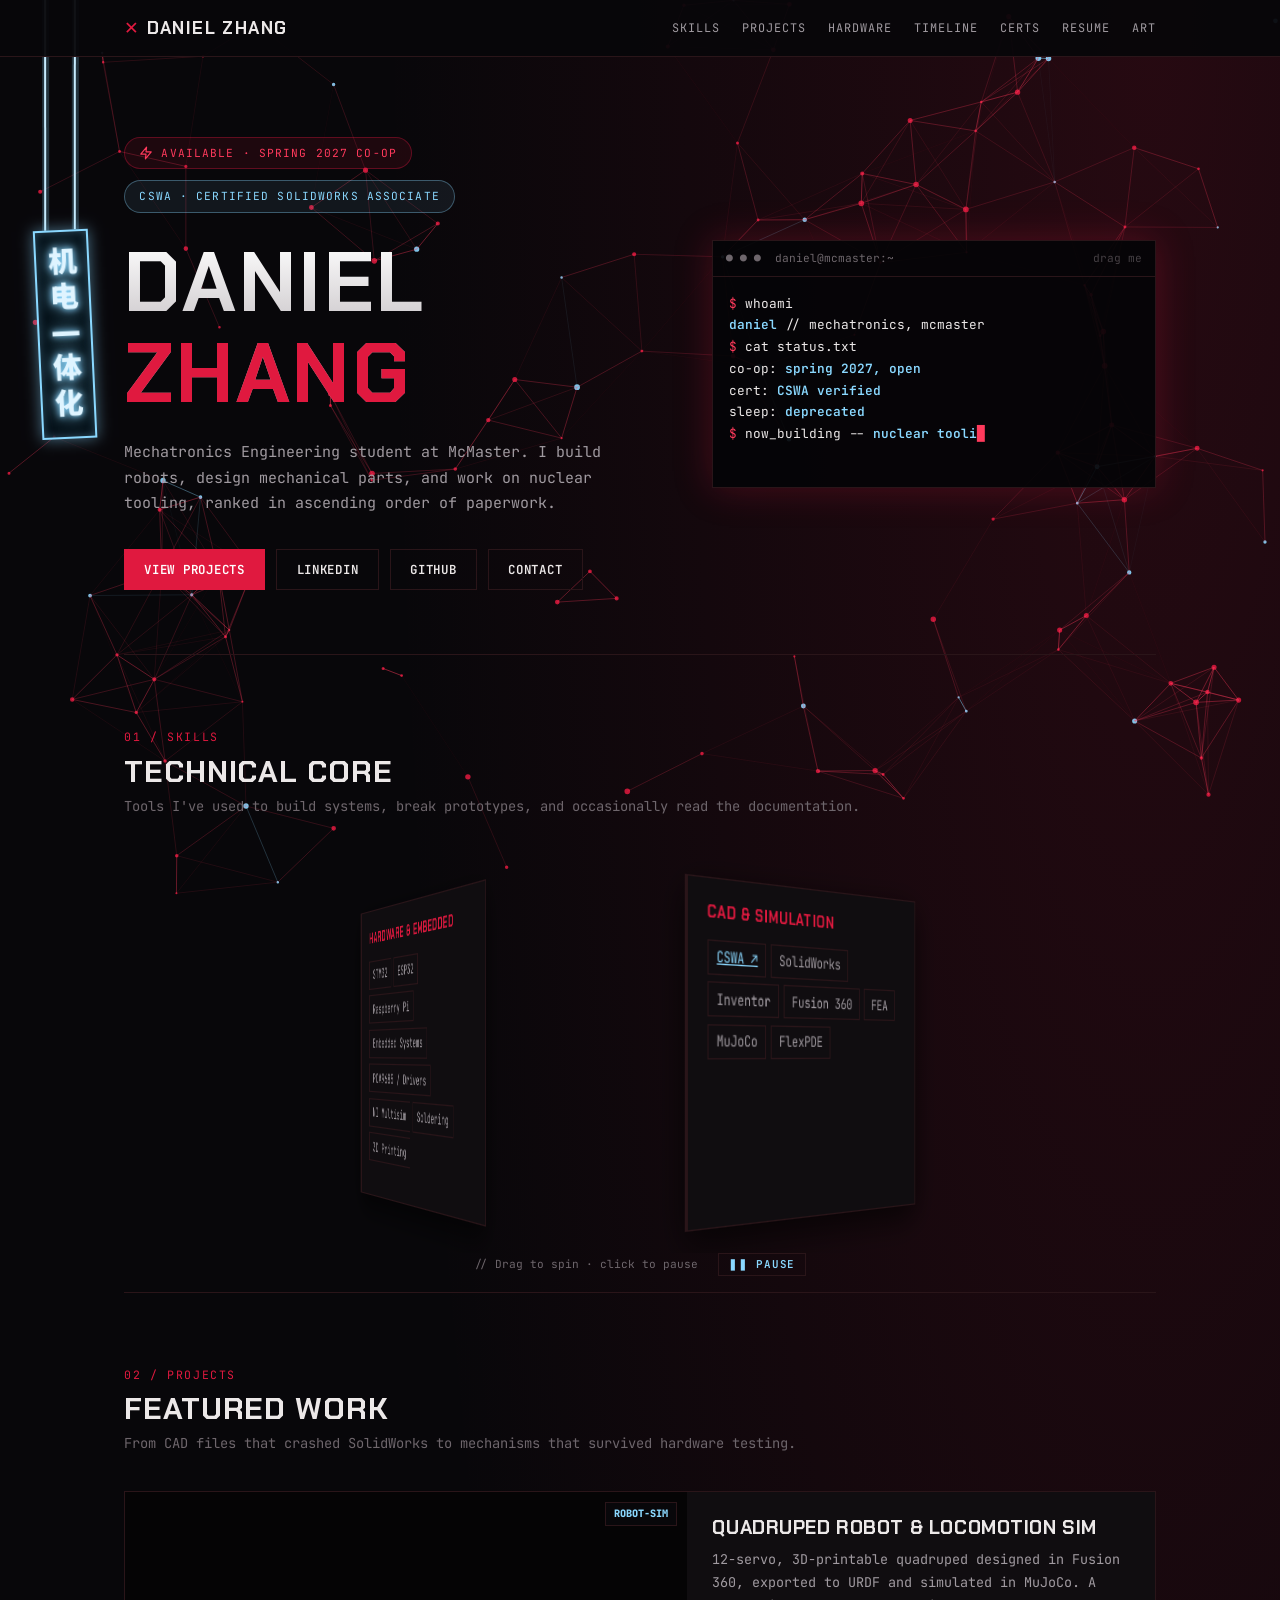
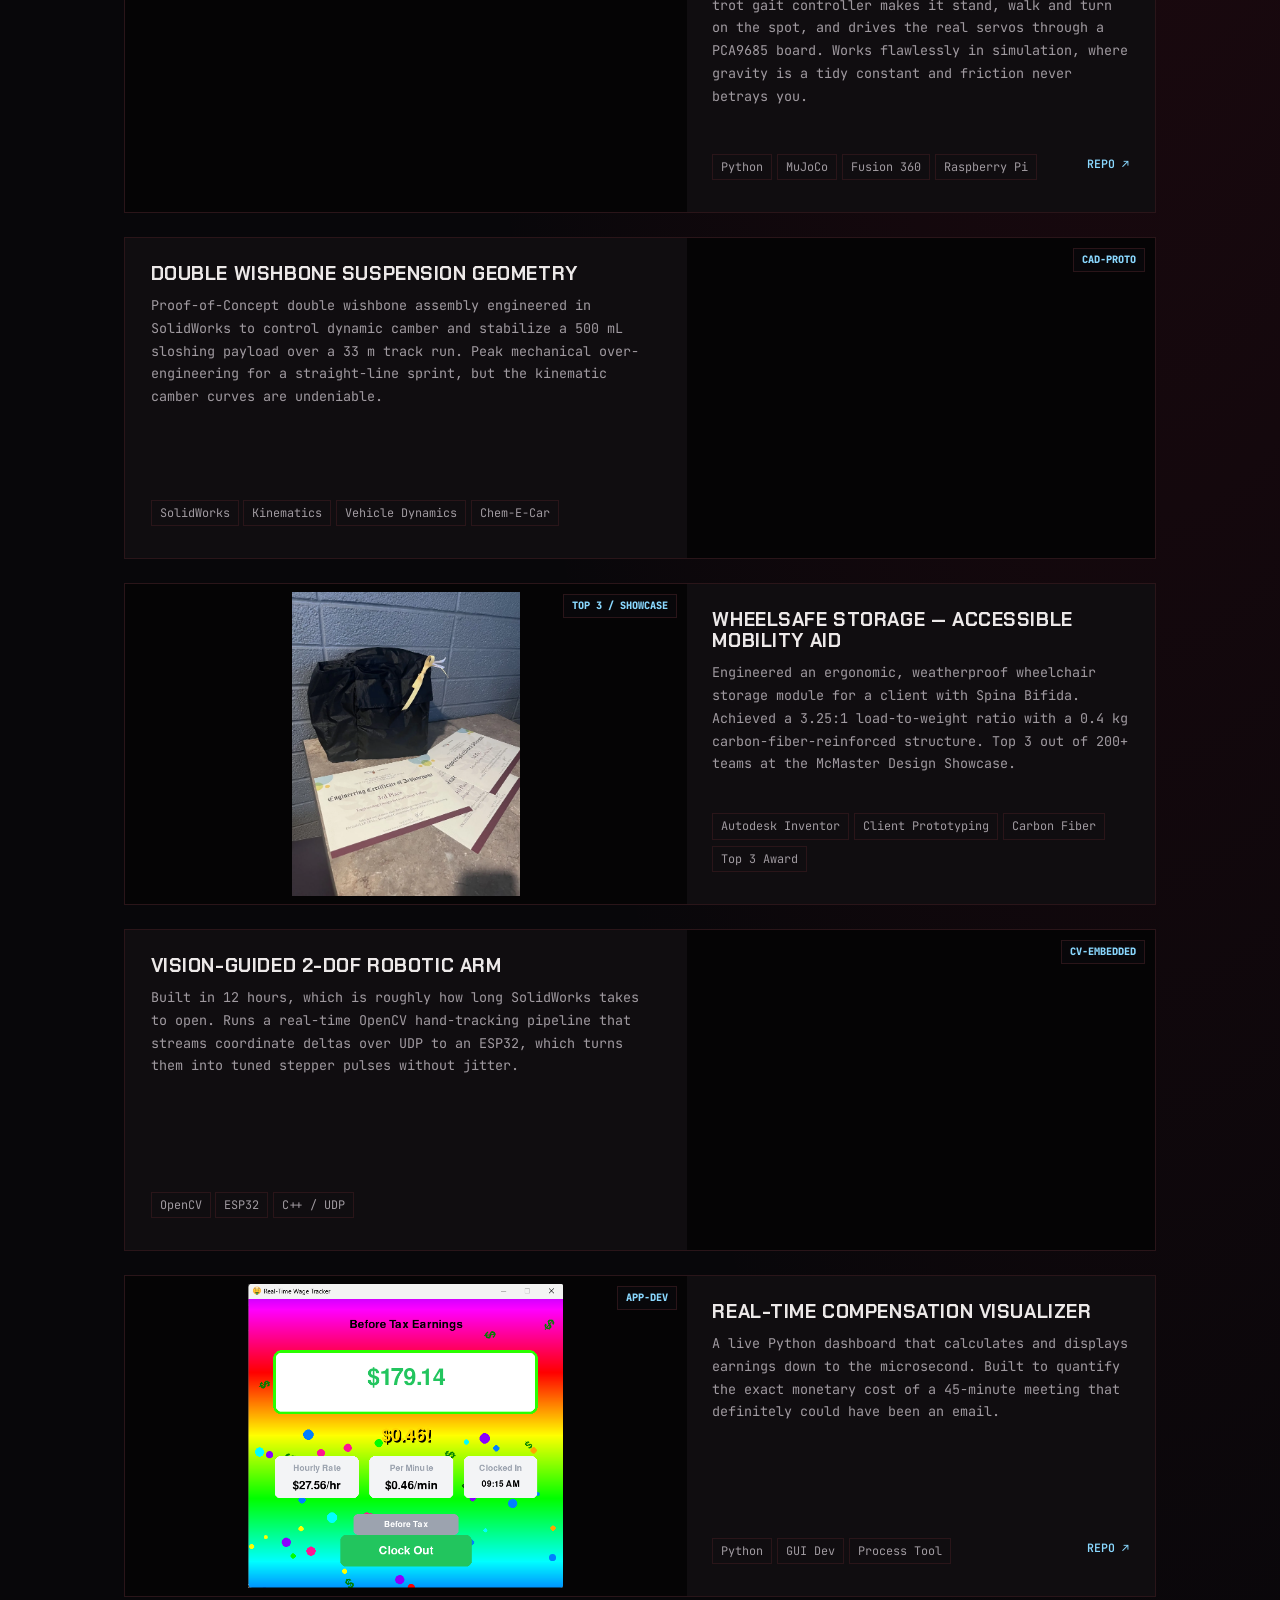
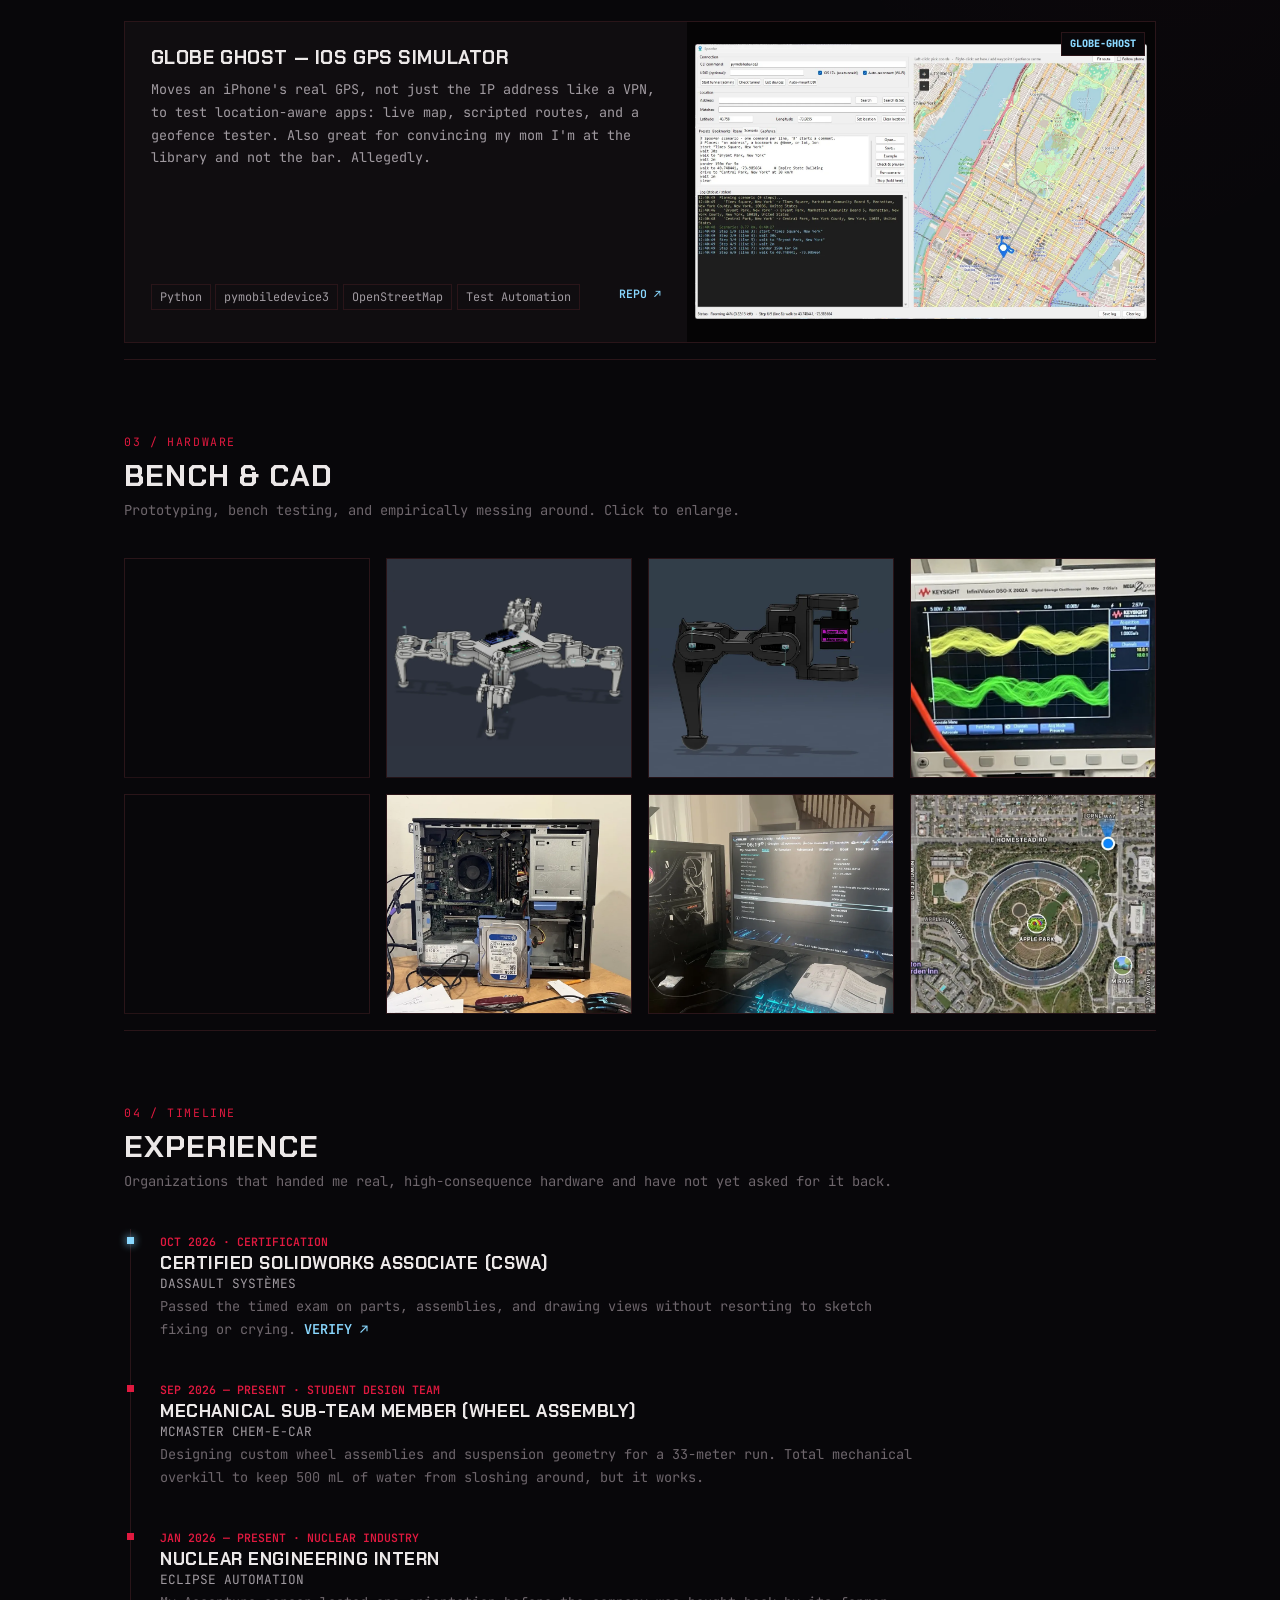
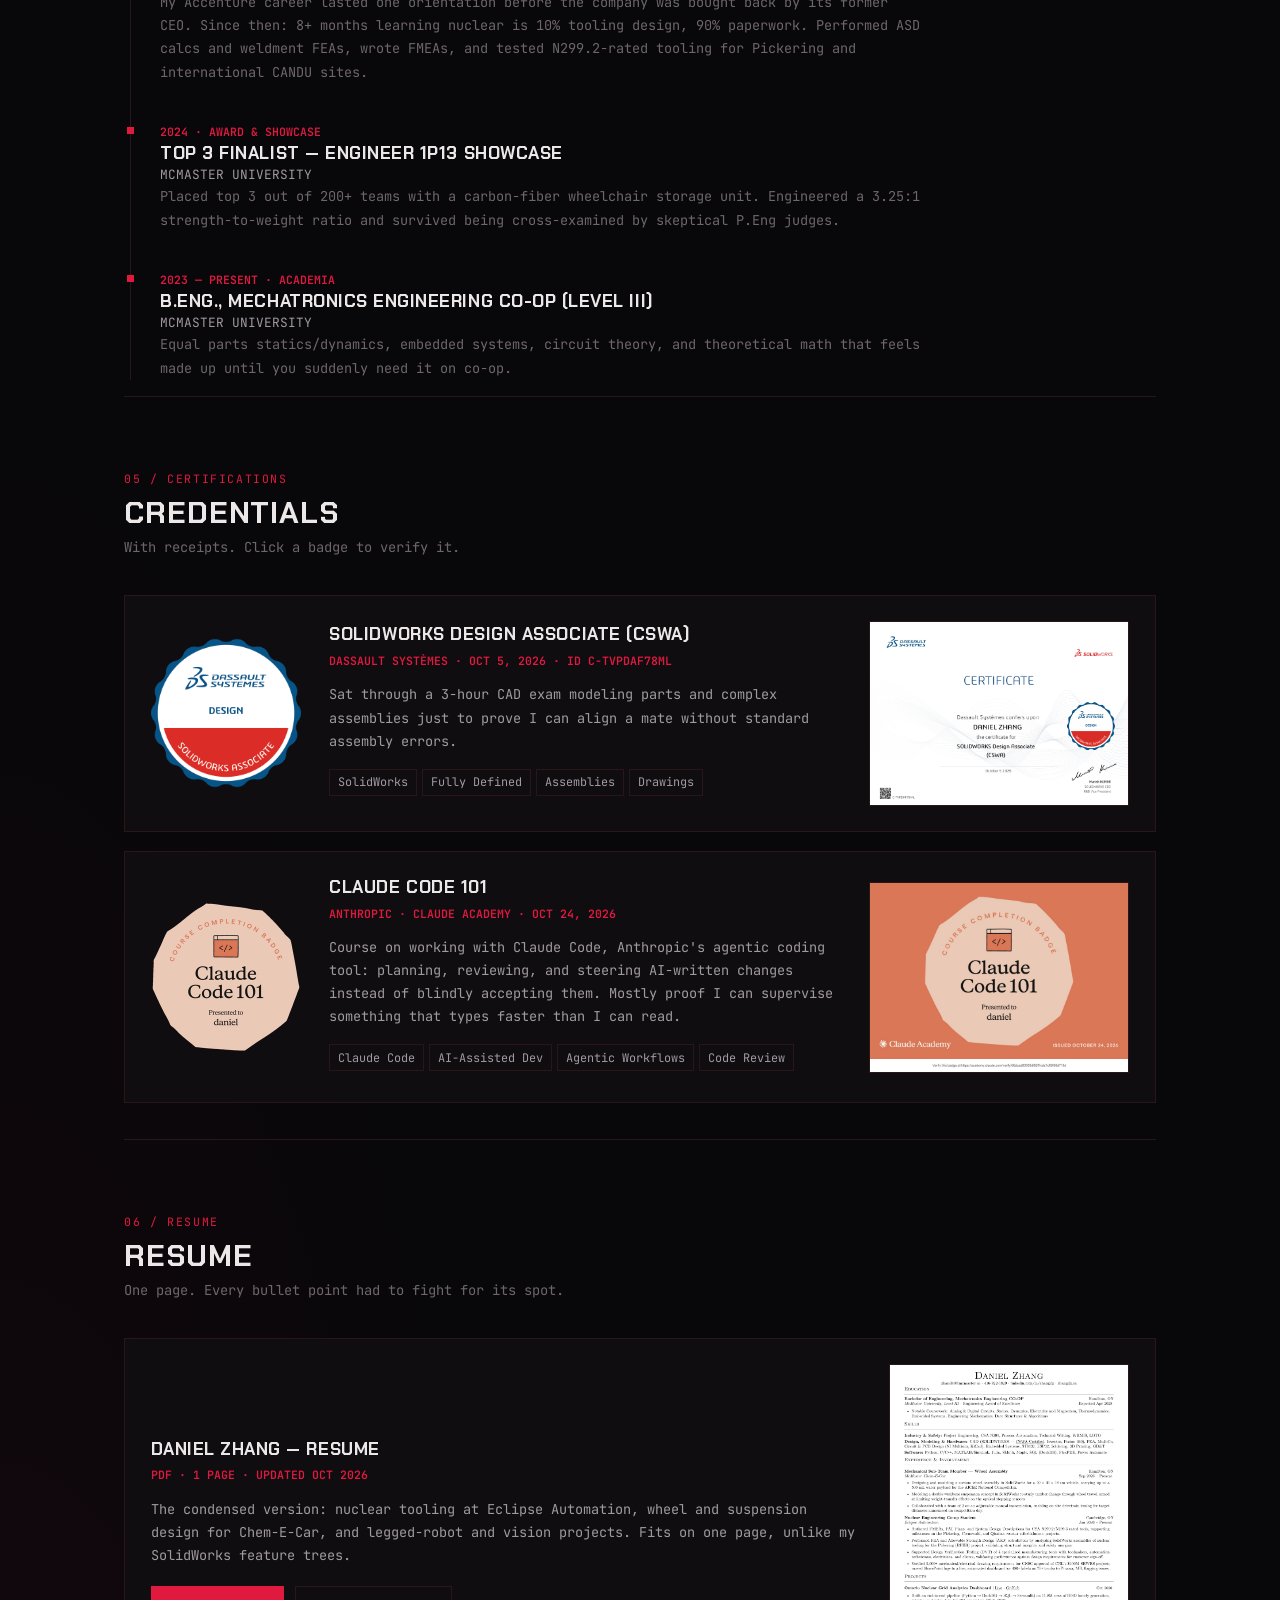
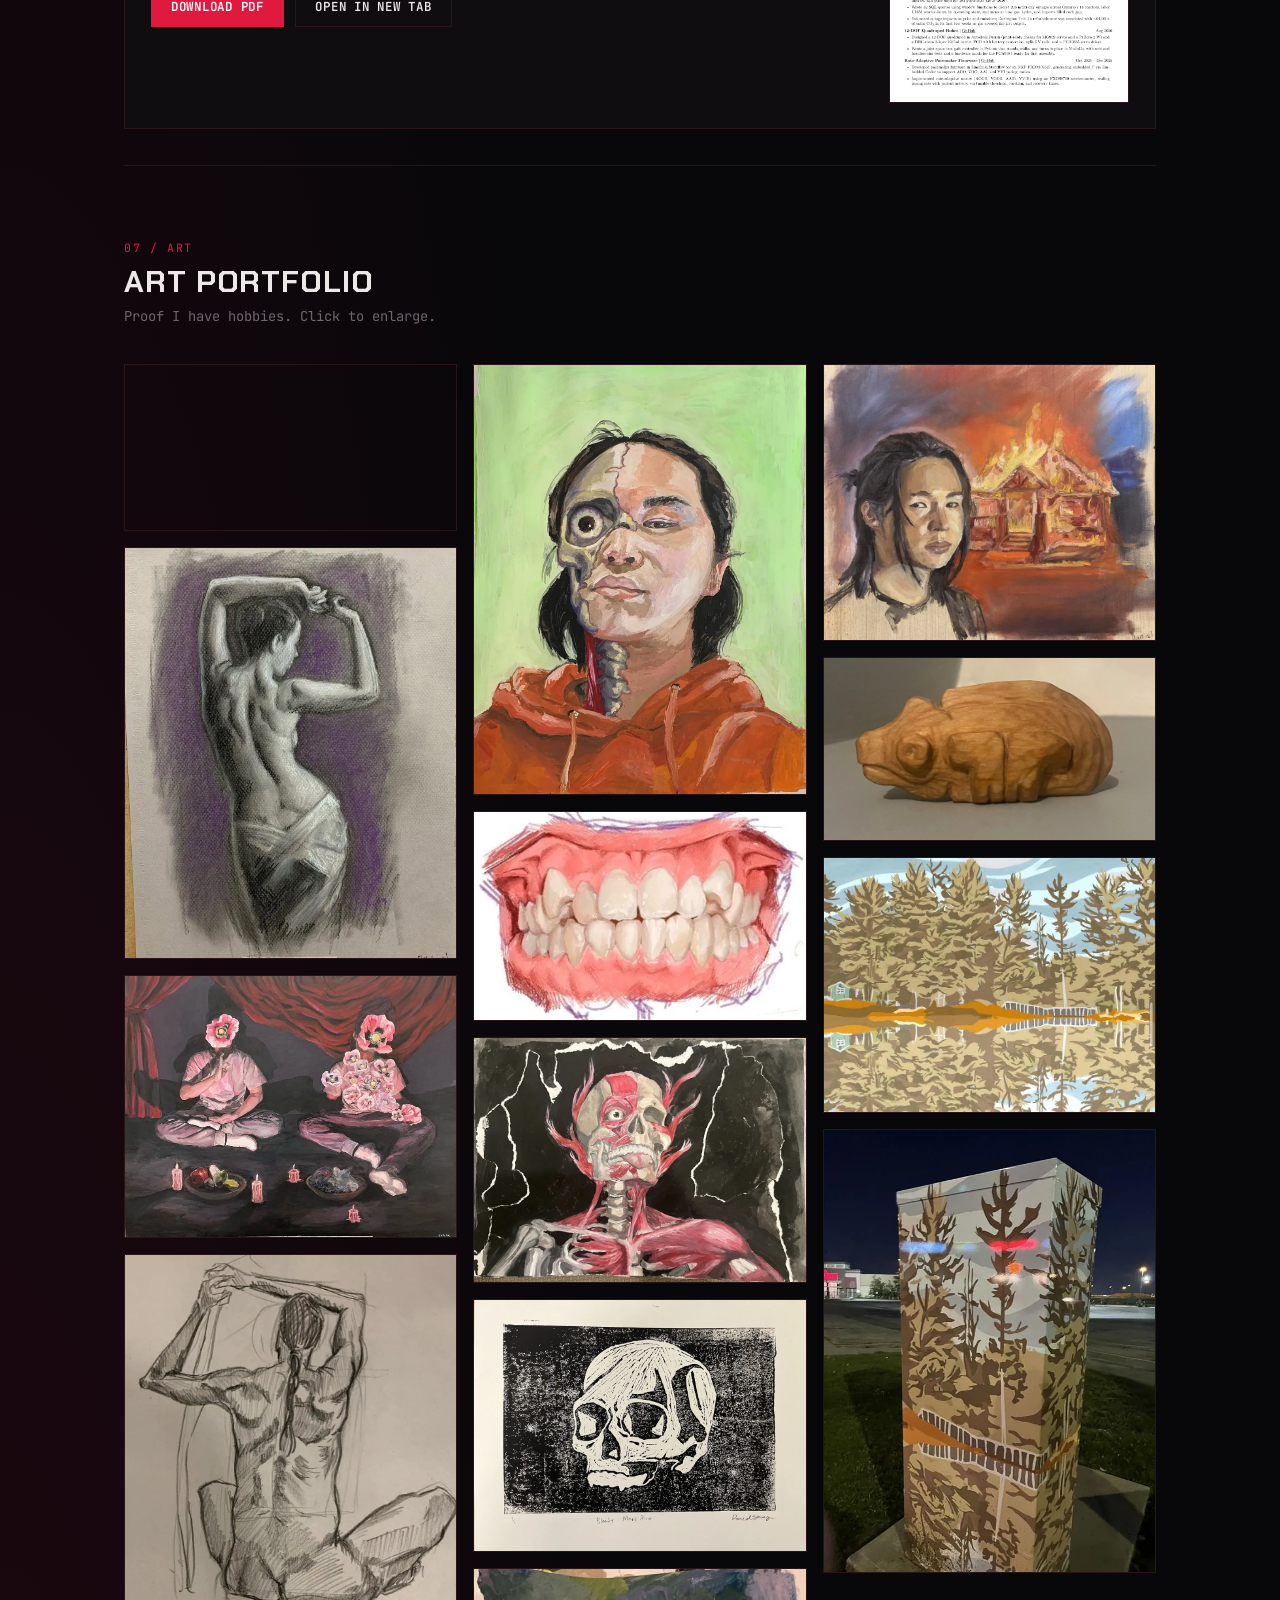
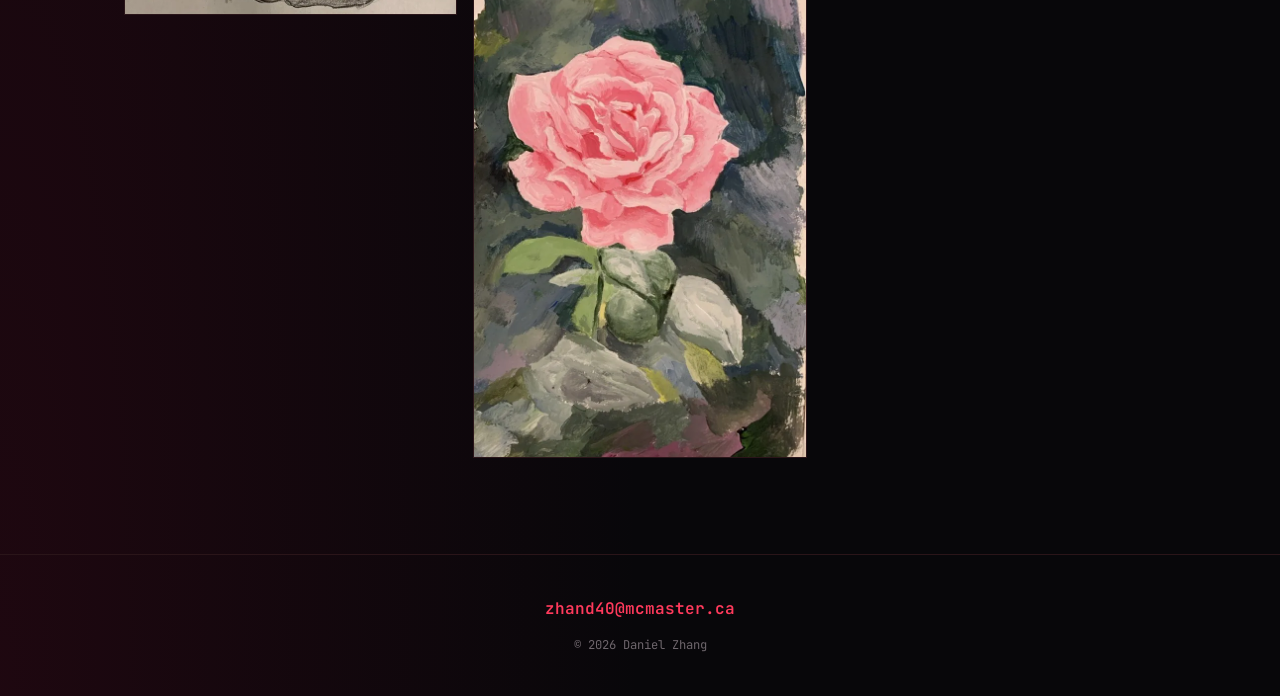
<file: v1/index.html>
<!DOCTYPE html>
<html lang="en">
<head>
  <meta charset="UTF-8">
  <meta name="viewport" content="width=device-width, initial-scale=1">
  <title>DANIEL ZHANG // MECHATRONICS</title>
  <meta name="description" content="Daniel Zhang — Mechatronics Engineering co-op at McMaster. Robotics, CAD, nuclear tooling.">
  <meta name="theme-color" content="#08070a">
  <meta name="robots" content="noindex">
  <link rel="icon" type="image/png" href="../images/favicon.png">
  <link rel="apple-touch-icon" href="../images/favicon.png">

  <script type="application/ld+json">
  {
    "@context": "https://schema.org",
    "@type": "Person",
    "name": "Daniel Zhang",
    "url": "https://danielzhang122.github.io/website",
    "sameAs": [
      "https://github.com/danielzhang122",
      "https://www.linkedin.com/in/zhangdz/"
    ]
  }
  </script>

  <link rel="preconnect" href="https://fonts.googleapis.com">
  <link rel="preconnect" href="https://fonts.gstatic.com" crossorigin>
  <link rel="stylesheet" href="https://fonts.googleapis.com/css2?family=Chakra+Petch:wght@500;700&family=JetBrains+Mono:wght@400;600;800&family=Noto+Sans+SC:wght@900&display=swap">
  <link rel="stylesheet" href="css/style.css">

  <script src="js/intro-glyphs.js" defer></script>
  <script src="js/intro.js" defer></script>
  <script src="js/scroll.js" defer></script>
  <script src="js/terminal.js" defer></script>
  <script src="js/neon-sign.js" defer></script>
  <script src="js/skills-carousel.js" defer></script>
  <script src="js/particles.js" defer></script>
  <script src="js/lightbox.js" defer></script>
</head>
<body>

  <!-- Intro screen. js/intro.js animates it and removes it when done. -->
  <div id="gate" role="progressbar" aria-label="Loading" tabindex="0">
    <div class="gate-halo" aria-hidden="true"></div>
    <canvas aria-hidden="true"></canvas>
    <div class="gate-label gate-name" aria-hidden="true">daniel zhang</div>
    <div class="gate-log" aria-hidden="true"></div>
    <div class="gate-hint" aria-hidden="true">ESC / S TO SKIP · CLICK TO SPEED UP</div>
  </div>

  <div id="scroll-progress"></div>
  <canvas id="particles" aria-hidden="true"></canvas>
  <div id="neon-sign" aria-hidden="true">
    <span class="wire wire-glow"></span><span class="wire wire-core"></span>
    <span class="wire wire-glow"></span><span class="wire wire-core"></span>
    <div class="neon-sign-text">机电一体化</div>
  </div>

  <nav>
    <div class="wrap">
      <a href="#top" class="logo"><b>✕</b> DANIEL ZHANG</a>
      <ul>
        <li><a href="#skills">Skills</a></li>
        <li><a href="#projects">Projects</a></li>
        <li><a href="#bench">Hardware</a></li>
        <li><a href="#experience">Timeline</a></li>
        <li><a href="#certs">Certs</a></li>
        <li><a href="#resume">Resume</a></li>
        <li><a href="#art">Art</a></li>
      </ul>
    </div>
  </nav>

  <main class="wrap" id="top">

    <div class="hero">
      <div class="hero-intro">
        <div class="pills">
          <span class="pill">
            <svg width="14" height="14" viewBox="0 0 24 24" fill="none" stroke="currentColor" stroke-width="2" stroke-linecap="round" stroke-linejoin="round" aria-hidden="true"><path d="M13 2 3 14h9l-1 8 10-12h-9z"/></svg>
            AVAILABLE · SPRING 2027 CO-OP
          </span>
          <a class="pill pill-blue" href="#certs">CSWA · CERTIFIED SOLIDWORKS ASSOCIATE</a>
        </div>
        <h1>Daniel <span>Zhang</span></h1>
        <p class="lead">Mechatronics Engineering student at McMaster. I build robots, design mechanical parts, and work on nuclear tooling, ranked in ascending order of paperwork.</p>
        <div class="btns">
          <a class="btn btn-primary" href="#projects">View projects</a>
          <a class="btn" href="https://www.linkedin.com/in/zhangdz/" target="_blank" rel="noopener">LinkedIn</a>
          <a class="btn" href="https://github.com/danielzhang122" target="_blank" rel="noopener">GitHub</a>
          <a class="btn" href="mailto:zhand40@mcmaster.ca">Contact</a>
        </div>
      </div>

      <div class="terminal" aria-hidden="true">
        <header>
          <span>● ● ● &nbsp;daniel@mcmaster:~</span>
          <span class="terminal-hint">drag me</span>
        </header>
        <div class="terminal-body">
          <em>$</em> whoami<br>
          <b>daniel</b> // mechatronics, mcmaster<br>
          <em>$</em> cat status.txt<br>
          co-op: <b>spring 2027, open</b><br>
          cert: <b>CSWA verified</b><br>
          sleep: <b>deprecated</b><br>
          <em>$</em> now_building -- <b id="terminal-typed"></b><span class="cursor">█</span>
        </div>
      </div>
    </div>

    <section id="skills">
      <div class="section-head">
        <small>01 / SKILLS</small>
        <h2>Technical core</h2>
        <p>Tools I've used to build systems, break prototypes, and occasionally read the documentation.</p>
      </div>

      <div class="carousel" id="skills-carousel">
        <div class="carousel-ring" id="skills-ring">
          <div class="skill-face" style="--i: 0">
            <h3>Hardware &amp; Embedded</h3>
            <span>STM32</span><span>ESP32</span><span>Raspberry Pi</span><span>Embedded Systems</span><span>PCA9685 / Drivers</span><span>NI Multisim</span><span>Soldering</span><span>3D Printing</span>
          </div>
          <div class="skill-face" style="--i: 1">
            <h3>CAD &amp; Simulation</h3>
            <span><a href="https://www.credly.com/badges/bcc90d7a-0618-4137-8657-ae155791fee6" target="_blank" rel="noopener">CSWA ↗</a></span><span>SolidWorks</span><span>Inventor</span><span>Fusion 360</span><span>FEA</span><span>MuJoCo</span><span>FlexPDE</span>
          </div>
          <div class="skill-face" style="--i: 2">
            <h3>Software &amp; Computation</h3>
            <span><a href="https://github.com/danielzhang122/junk-drawer" target="_blank" rel="noopener">Junk drawer ↗</a></span><span>Python (OpenCV)</span><span>C / C++</span><span>MATLAB / Simulink</span><span>Julia</span><span>SMath</span><span>Maple</span><span>Power Automate</span><span>Microsoft 365</span>
          </div>
          <div class="skill-face" style="--i: 3">
            <h3>Industry &amp; Standards</h3>
            <span>Project Engineering</span><span>CSA N299.2 / N299.3</span><span>FMEA &amp; FAT Plans</span><span>GD&amp;T</span><span>ASD Verification</span><span>Technical Writing</span><span>WHMIS / LOTO</span>
          </div>
        </div>
      </div>
      <p class="carousel-hint">
        // Drag to spin · click to pause
        <button id="skills-pause" class="pause-btn" type="button" aria-pressed="false">❚❚ PAUSE</button>
      </p>
    </section>

    <!--
      Lightbox convention: any <img>/<video> with data-lightbox opens in the viewer.
      Its alt / aria-label is the title, data-caption the description, and the
      arrows cycle through the other media inside the same [data-gallery].
    -->

    <section id="projects">
      <div class="section-head">
        <small>02 / PROJECTS</small>
        <h2>Featured work</h2>
        <p>From CAD files that crashed SolidWorks to mechanisms that survived hardware testing.</p>
      </div>

      <div class="projects" data-gallery>
        <article class="card reveal">
          <figure>
            <video src="../images/quadruped-sim.mp4" autoplay muted loop playsinline data-lightbox
                   aria-label="Quadruped Robot &amp; Locomotion Sim"
                   data-caption="12-DOF legged robotics platform &amp; locomotion sim"></video>
            <figcaption>ROBOT-SIM</figcaption>
          </figure>
          <div class="card-body">
            <div>
              <h3>Quadruped Robot &amp; Locomotion Sim</h3>
              <p>12-servo, 3D-printable quadruped designed in Fusion 360, exported to URDF and simulated in MuJoCo. A trot gait controller makes it stand, walk and turn on the spot, and drives the real servos through a PCA9685 board. Works flawlessly in simulation, where gravity is a tidy constant and friction never betrays you.</p>
            </div>
            <div class="tags"><a href="https://github.com/danielzhang122/quadruped-robot" target="_blank" rel="noopener">REPO ↗</a><span>Python</span><span>MuJoCo</span><span>Fusion 360</span><span>Raspberry Pi</span></div>
          </div>
        </article>

        <article class="card reveal">
          <figure>
            <video src="../images/suspension.mp4" autoplay muted loop playsinline data-lightbox
                   aria-label="Double Wishbone Suspension Geometry"
                   data-caption="Dynamic camber stabilization for 500 mL payload"></video>
            <figcaption>CAD-PROTO</figcaption>
          </figure>
          <div class="card-body">
            <div>
              <h3>Double Wishbone Suspension Geometry</h3>
              <p>Proof-of-Concept double wishbone assembly engineered in SolidWorks to control dynamic camber and stabilize a 500 mL sloshing payload over a 33 m track run. Peak mechanical over-engineering for a straight-line sprint, but the kinematic camber curves are undeniable.</p>
            </div>
            <div class="tags"><span>SolidWorks</span><span>Kinematics</span><span>Vehicle Dynamics</span><span>Chem-E-Car</span></div>
          </div>
        </article>

        <article class="card reveal">
          <figure>
            <img src="../images/wheelsafe.webp" data-lightbox
                 alt="WheelSafe Storage — Accessible Mobility Aid"
                 data-caption="Accessible carbon-fiber mobility aid, Top 3 Award">
            <figcaption>TOP 3 / SHOWCASE</figcaption>
          </figure>
          <div class="card-body">
            <div>
              <h3>WheelSafe Storage — Accessible Mobility Aid</h3>
              <p>Engineered an ergonomic, weatherproof wheelchair storage module for a client with Spina Bifida. Achieved a 3.25:1 load-to-weight ratio with a 0.4 kg carbon-fiber-reinforced structure. Top 3 out of 200+ teams at the McMaster Design Showcase.</p>
            </div>
            <div class="tags"><span>Autodesk Inventor</span><span>Client Prototyping</span><span>Carbon Fiber</span><span>Top 3 Award</span></div>
          </div>
        </article>

        <article class="card reveal">
          <figure>
            <video src="../images/robotic-arm.mp4" autoplay muted loop playsinline data-lightbox
                   aria-label="Vision-Guided 2-DOF Robotic Arm"
                   data-caption="Real-time OpenCV hand tracking over UDP to ESP32"></video>
            <figcaption>CV-EMBEDDED</figcaption>
          </figure>
          <div class="card-body">
            <div>
              <h3>Vision-Guided 2-DOF Robotic Arm</h3>
              <p>Built in 12 hours, which is roughly how long SolidWorks takes to open. Runs a real-time OpenCV hand-tracking pipeline that streams coordinate deltas over UDP to an ESP32, which turns them into tuned stepper pulses without jitter.</p>
            </div>
            <div class="tags"><span>OpenCV</span><span>ESP32</span><span>C++ / UDP</span></div>
          </div>
        </article>

        <article class="card reveal">
          <figure>
            <img src="../images/wage-tracker.png" data-lightbox
                 alt="Real-Time Compensation Visualizer"
                 data-caption="Real-time Python dashboard calculating earnings">
            <figcaption>APP-DEV</figcaption>
          </figure>
          <div class="card-body">
            <div>
              <h3>Real-Time Compensation Visualizer</h3>
              <p>A live Python dashboard that calculates and displays earnings down to the microsecond. Built to quantify the exact monetary cost of a 45-minute meeting that definitely could have been an email.</p>
            </div>
            <div class="tags"><a href="https://github.com/danielzhang122/wage-tracker" target="_blank" rel="noopener">REPO ↗</a><span>Python</span><span>GUI Dev</span><span>Process Tool</span></div>
          </div>
        </article>

        <article class="card reveal">
          <figure>
            <img src="../images/spoofer.webp" loading="lazy" data-lightbox
                 alt="Globe Ghost — iOS GPS Simulator"
                 data-caption="Mid-scenario: a scripted walk through Manhattan on the live map, logged step by step">
            <figcaption>GLOBE-GHOST</figcaption>
          </figure>
          <div class="card-body">
            <div>
              <h3>Globe Ghost — iOS GPS Simulator</h3>
              <p>Moves an iPhone's real GPS, not just the IP address like a VPN, to test location-aware apps: live map, scripted routes, and a geofence tester. Also great for convincing my mom I'm at the library and not the bar. Allegedly.</p>
            </div>
            <div class="tags"><a href="https://github.com/danielzhang122/globe-ghost" target="_blank" rel="noopener">REPO ↗</a><span>Python</span><span>pymobiledevice3</span><span>OpenStreetMap</span><span>Test Automation</span></div>
          </div>
        </article>
      </div>
    </section>

    <section id="bench">
      <div class="section-head">
        <small>03 / HARDWARE</small>
        <h2>Bench &amp; CAD</h2>
        <p>Prototyping, bench testing, and empirically messing around. Click to enlarge.</p>
      </div>

      <div class="bench-grid" data-gallery>
        <figure class="bench-item" tabindex="0">
          <video src="../images/chemecar-transmission.mp4" autoplay muted loop playsinline preload="metadata" data-lightbox
                 aria-label="Chem-E-Car Transmission"
                 data-caption="Worked on the Chem-E-Car transmission system, because apparently even a shoebox-sized car needs gear selection"></video>
          <figcaption>// Worked on the Chem-E-Car transmission system, because apparently even a shoebox-sized car needs gear selection</figcaption>
        </figure>
        <figure class="bench-item" tabindex="0">
          <img src="../images/quadruped-cad-v2.webp" class="fit-whole" loading="lazy" data-lightbox
               alt="Quadruped CAD with Raspberry Pi and PCA9685 servo board"
               data-caption="Full 12-DOF quadruped assembly, now with the Raspberry Pi and servo driver on board. Twelve degrees of freedom, twelve servos, twelve fresh opportunities for a mate error.">
          <figcaption>// Full 12-DOF quadruped assembly, now with the Raspberry Pi and servo driver on board. Twelve degrees of freedom, twelve servos, twelve fresh opportunities for a mate error.</figcaption>
        </figure>
        <figure class="bench-item" tabindex="0">
          <img src="../images/quadruped-leg.webp" loading="lazy" data-lightbox
               alt="Kinematic Linkage"
               data-caption="Kinematic linkage for one leg. There are four legs, so every problem here comes in a pack of four.">
          <figcaption>// Kinematic linkage for one leg. There are four legs, so every problem here comes in a pack of four.</figcaption>
        </figure>
        <figure class="bench-item" tabindex="0">
          <img src="../images/accidental-antenna.webp" loading="lazy" data-lightbox
               alt="Accidental Antenna"
               data-caption="Accidental RF antenna: when poor probe grounding becomes generative art">
          <figcaption>// Accidental RF antenna: when poor probe grounding becomes generative art</figcaption>
        </figure>
        <figure class="bench-item" tabindex="0">
          <video src="../images/hv-discharge.mp4" autoplay muted loop playsinline preload="metadata" data-lightbox
                 aria-label="HV Discharge"
                 data-caption="HV pulse discharge test: Officially a high-voltage pulse discharge experiment, unofficially a very enthusiastic &quot;spark&quot; generator"></video>
          <figcaption>// HV pulse discharge test: Officially a high-voltage pulse discharge experiment, unofficially a very enthusiastic "spark" generator</figcaption>
        </figure>
        <figure class="bench-item" tabindex="0">
          <img src="../images/computer-bootleg.webp" loading="lazy" data-lightbox
               alt="Dell Bootleg"
               data-caption="&quot;Acquired&quot; from high school. Upgraded the CPU/RAM with spare parts and e-waste finds and kept a 24/7 Minecraft server alive for 2 months">
          <figcaption>// "Acquired" from high school. Upgraded the CPU/RAM with spare parts and e-waste finds and kept a 24/7 Minecraft server alive for 2 months</figcaption>
        </figure>
        <figure class="bench-item" tabindex="0">
          <img src="../images/newcomputer.webp" loading="lazy" data-lightbox
               alt="First POST"
               data-caption="The rarest sight in engineering: everything working on the first try">
          <figcaption>// The rarest sight in engineering: everything working on the first try</figcaption>
        </figure>
        <figure class="bench-item" tabindex="0">
          <img src="../images/spoofer-apple-park.webp" loading="lazy" data-lightbox
               alt="Spoofer Field Test"
               data-caption="Exhibit A: Find My placing me at Apple Park. For the record, I have never been to Cupertino. Or California. Spoofer working as intended.">
          <figcaption>// Exhibit A: Find My placing me at Apple Park. For the record, I have never been to Cupertino. Or California. Spoofer working as intended.</figcaption>
        </figure>
      </div>
    </section>

    <section id="experience">
      <div class="section-head">
        <small>04 / TIMELINE</small>
        <h2>Experience</h2>
        <p>Organizations that handed me real, high-consequence hardware and have not yet asked for it back.</p>
      </div>

      <div class="timeline">
        <article class="reveal">
          <time>OCT 2026 · CERTIFICATION</time>
          <h3>Certified SOLIDWORKS Associate (CSWA)</h3>
          <div class="org">Dassault Systèmes</div>
          <p>Passed the timed exam on parts, assemblies, and drawing views without resorting to sketch fixing or crying. <a href="https://www.credly.com/badges/bcc90d7a-0618-4137-8657-ae155791fee6" target="_blank" rel="noopener">VERIFY ↗</a></p>
        </article>
        <article class="reveal">
          <time>SEP 2026 — PRESENT · STUDENT DESIGN TEAM</time>
          <h3>Mechanical Sub-team Member (Wheel Assembly)</h3>
          <div class="org">McMaster Chem-E-Car</div>
          <p>Designing custom wheel assemblies and suspension geometry for a 33-meter run. Total mechanical overkill to keep 500 mL of water from sloshing around, but it works.</p>
        </article>
        <article class="reveal">
          <time>JAN 2026 — PRESENT · NUCLEAR INDUSTRY</time>
          <h3>Nuclear Engineering Intern</h3>
          <div class="org">Eclipse Automation</div>
          <p>My Accenture career lasted one orientation before the company was bought back by its former CEO. Since then: 8+ months learning nuclear is 10% tooling design, 90% paperwork. Performed ASD calcs and weldment FEAs, wrote FMEAs, and tested N299.2-rated tooling for Pickering and international CANDU sites.</p>
        </article>
        <article class="reveal">
          <time>2024 · AWARD &amp; SHOWCASE</time>
          <h3>Top 3 Finalist — ENGINEER 1P13 Showcase</h3>
          <div class="org">McMaster University</div>
          <p>Placed top 3 out of 200+ teams with a carbon-fiber wheelchair storage unit. Engineered a 3.25:1 strength-to-weight ratio and survived being cross-examined by skeptical P.Eng judges.</p>
        </article>
        <article class="reveal">
          <time>2023 — PRESENT · ACADEMIA</time>
          <h3>B.Eng., Mechatronics Engineering CO-OP (Level III)</h3>
          <div class="org">McMaster University</div>
          <p>Equal parts statics/dynamics, embedded systems, circuit theory, and theoretical math that feels made up until you suddenly need it on co-op.</p>
        </article>
      </div>
    </section>

    <section id="certs">
      <div class="section-head">
        <small>05 / CERTIFICATIONS</small>
        <h2>Credentials</h2>
        <p>With receipts. Click a badge to verify it.</p>
      </div>

      <div class="panel reveal">
        <a class="badge-link" href="https://www.credly.com/badges/bcc90d7a-0618-4137-8657-ae155791fee6" target="_blank" rel="noopener">
          <img src="../images/cswa-badge.png" alt="SOLIDWORKS Design Associate badge" width="150" height="150" loading="lazy">
        </a>
        <div>
          <h3>SOLIDWORKS Design Associate (CSWA)</h3>
          <div class="meta">Dassault Systèmes · Oct 5, 2026 · ID C-TVPDAF78ML</div>
          <p>Sat through a 3-hour CAD exam modeling parts and complex assemblies just to prove I can align a mate without standard assembly errors.</p>
          <div class="tags"><span>SolidWorks</span><span>Fully Defined</span><span>Assemblies</span><span>Drawings</span></div>
        </div>
        <img src="../images/cswa-certificate.png" loading="lazy" data-lightbox
             alt="CSWA Certificate"
             data-caption="Issued by Dassault Systèmes, Oct 5 2026">
      </div>

      <div class="panel reveal">
        <a class="badge-link" href="https://academy.claude.com/verify/66dcad03033df581fcda7c09f68d719d" target="_blank" rel="noopener">
          <img src="../images/claude-code-101-badge.png" alt="Claude Code 101 course completion badge" width="150" height="150" loading="lazy">
        </a>
        <div>
          <h3>Claude Code 101</h3>
          <div class="meta">Anthropic · Claude Academy · Oct 24, 2026</div>
          <p>Course on working with Claude Code, Anthropic's agentic coding tool: planning, reviewing, and steering AI-written changes instead of blindly accepting them. Mostly proof I can supervise something that types faster than I can read.</p>
          <div class="tags"><span>Claude Code</span><span>AI-Assisted Dev</span><span>Agentic Workflows</span><span>Code Review</span></div>
        </div>
        <img src="../images/claude-code-101-certificate.jpg" loading="lazy" data-lightbox
             alt="Claude Code 101 Badge"
             data-caption="Issued by Claude Academy, Oct 24 2026">
      </div>
    </section>

    <section id="resume">
      <div class="section-head">
        <small>06 / RESUME</small>
        <h2>Resume</h2>
        <p>One page. Every bullet point had to fight for its spot.</p>
      </div>

      <div class="panel panel-resume reveal">
        <div>
          <h3>Daniel Zhang — Resume</h3>
          <div class="meta">PDF · 1 page · Updated Oct 2026</div>
          <p>The condensed version: nuclear tooling at Eclipse Automation, wheel and suspension design for Chem-E-Car, and legged-robot and vision projects. Fits on one page, unlike my SolidWorks feature trees.</p>
          <div class="btns">
            <a class="btn btn-primary" href="../Daniel_Zhang_Resume.pdf" download>Download PDF</a>
            <a class="btn" href="../Daniel_Zhang_Resume.pdf" target="_blank" rel="noopener">Open in new tab</a>
          </div>
        </div>
        <img src="../images/resume-preview.webp" loading="lazy" data-lightbox
             alt="Resume"
             data-caption="Daniel Zhang, Mechatronics Engineering">
      </div>
    </section>

    <section id="art">
      <div class="section-head">
        <small>07 / ART</small>
        <h2>Art portfolio</h2>
        <p>Proof I have hobbies. Click to enlarge.</p>
      </div>

      <div class="art-grid" data-gallery>
        <video src="../images/blender.mp4" autoplay muted loop playsinline preload="metadata" data-lightbox
               aria-label="Hang In There"
               data-caption="A visual reminder to save your work before attempting a render."></video>
        <img src="../images/sketch-2.webp" loading="lazy" data-lightbox
             alt="Toned Back Study"
             data-caption="Charcoal on paper. I still find black dust from this on my desk.">
        <img src="../images/painting.webp" loading="lazy" data-lightbox
             alt="Floral Heads"
             data-caption="Painting faces requires perfect symmetry. Painting flowers over them does not. Efficiency.">
        <img src="../images/sketch.webp" loading="lazy" data-lightbox
             alt="Live Figure Drawing"
             data-caption="Stared intensely at the back of a naked man for an hour just to avoid drawing his hands.">
        <img src="../images/self-portrait-3.webp" loading="lazy" data-lightbox
             alt="Half Dead Portrait"
             data-caption="Acrylic self-portrait. How it feels to fix broken CAD constraints at 2 AM.">
        <img src="../images/digital-teeth.webp" loading="lazy" data-lightbox
             alt="Dental Study"
             data-caption="A reminder to floss. Or else I will draw your teeth.">
        <img src="../images/skull.webp" loading="lazy" data-lightbox
             alt="Flayed Skull"
             data-caption="Anatomical study of facial musculature. Mostly an excuse to use up my red paint.">
        <img src="../images/skull2.webp" loading="lazy" data-lightbox
             alt="Block Print Skull"
             data-caption="Linocut print. The hardest part was not gouging my thumb with the carving tool.">
        <img src="../images/flower.webp" loading="lazy" data-lightbox
             alt="Pink Rose"
             data-caption="The mandatory flower painting to prove to my mom I can paint nice things.">
        <img src="../images/self-portrait-1.webp" loading="lazy" data-lightbox
             alt="Everything Is Fine"
             data-caption="Just a totally normal self-portrait with zero underlying metaphors.">
        <img src="../images/chameleon.webp" loading="lazy" data-lightbox
             alt="Wood Lizard"
             data-caption="Carved from a single block of wood. The chisel slipped and I needed 11 stitches.">
        <img src="../images/lake-reflection.webp" loading="lazy" data-lightbox
             alt="Lake Reflection"
             data-caption="A digital landscape that won a local contest. Naturally, they printed it on a municipal utility box.">
        <img src="../images/utility-box-install.webp" loading="lazy" data-lightbox
             alt="Utility Box Install"
             data-caption="Here it is in the wild, circa 2022. I can now claim public infrastructure installations.">
      </div>
    </section>

  </main>

  <footer>
    <div class="wrap">
      <a href="mailto:zhand40@mcmaster.ca">zhand40@mcmaster.ca</a>
      <p>© 2026 Daniel Zhang</p>
    </div>
  </footer>

  <div id="lightbox" role="dialog" aria-modal="true" aria-label="Image viewer">
    <button class="lightbox-nav lightbox-prev" type="button" aria-label="Previous image">‹</button>
    <img alt="">
    <video muted loop playsinline hidden></video>
    <p class="lightbox-caption"></p>
    <span class="lightbox-count"></span>
    <button class="lightbox-nav lightbox-next" type="button" aria-label="Next image">›</button>
  </div>

</body>
</html>
</file>
<file: css/style.css>
/* ==========================================================================
   Fonts: Cascadia Mono (SIL Open Font License; see fonts/cascadia-mono-LICENSE.txt),
   IBM Plex Mono, retro's default text font (SIL OFL; see fonts/ibm-plex-mono-LICENSE.txt),
   latin + latin-ext subsets via Fontsource,
   and, for retro mode, IBM VGA 9x16 (text) and 8x16 (ASCII art) from VileR's Ultimate
   Oldschool PC Font Pack, CC BY-SA 4.0; see fonts/px437-LICENSE.txt
   ========================================================================== */

/* Retro text: the IBM VGA's 9x16 text-mode font. Sharp only at 16 screen pixels (see --pxu). */
@font-face {
  font-family: 'IBM VGA 9x16';
  font-weight: 400;
  font-display: swap;
  src: url(../fonts/px437-ibm-vga-9x16.woff) format('woff');
}

/* VGA's ASCII art: its 8x16 grid is close to the art's 0.6em-wide cells, so the art keeps its proportions.
   (The art was drawn for 0.6em cells; Cascadia Mono's 0.586em draws it 2% narrower, which doesn't show.)
   Each font mode draws the art in its own font (--art). */
@font-face {
  font-family: 'Px437 IBM VGA';
  font-weight: 400;
  font-display: swap;
  src: url(../fonts/px437-ibm-vga-8x16.woff) format('woff');
}

@font-face {
  font-family: 'Cascadia Mono';
  font-weight: 400;
  font-display: swap;
  src: url(../fonts/cascadia-mono-400-latin.woff2) format('woff2');
  unicode-range: U+0000-00FF, U+0131, U+0152-0153, U+02BB-02BC, U+02C6, U+02DA, U+02DC, U+0304, U+0308, U+0329, U+2000-206F, U+20AC, U+2122, U+2191, U+2193, U+2212, U+2215, U+FEFF, U+FFFD;
}
@font-face {
  font-family: 'Cascadia Mono';
  font-weight: 400;
  font-display: swap;
  src: url(../fonts/cascadia-mono-400-latin-ext.woff2) format('woff2');
  unicode-range: U+0100-02BA, U+02BD-02C5, U+02C7-02CC, U+02CE-02D7, U+02DD-02FF, U+0304, U+0308, U+0329, U+1D00-1DBF, U+1E00-1E9F, U+1EF2-1EFF, U+2020, U+20A0-20AB, U+20AD-20C0, U+2113, U+2C60-2C7F, U+A720-A7FF;
}
@font-face {
  font-family: 'Cascadia Mono';
  font-weight: 700;
  font-display: swap;
  src: url(../fonts/cascadia-mono-700-latin.woff2) format('woff2');
  unicode-range: U+0000-00FF, U+0131, U+0152-0153, U+02BB-02BC, U+02C6, U+02DA, U+02DC, U+0304, U+0308, U+0329, U+2000-206F, U+20AC, U+2122, U+2191, U+2193, U+2212, U+2215, U+FEFF, U+FFFD;
}
@font-face {
  font-family: 'Cascadia Mono';
  font-weight: 700;
  font-display: swap;
  src: url(../fonts/cascadia-mono-700-latin-ext.woff2) format('woff2');
  unicode-range: U+0100-02BA, U+02BD-02C5, U+02C7-02CC, U+02CE-02D7, U+02DD-02FF, U+0304, U+0308, U+0329, U+1D00-1DBF, U+1E00-1E9F, U+1EF2-1EFF, U+2020, U+20A0-20AB, U+20AD-20C0, U+2113, U+2C60-2C7F, U+A720-A7FF;
}

/* IBM Plex Mono: the page text in retro, by default (see html.plex). */
@font-face {
  font-family: 'IBM Plex Mono';
  font-weight: 400;
  font-display: swap;
  src: url(../fonts/ibm-plex-mono-400-latin.woff2) format('woff2');
  unicode-range: U+0000-00FF, U+0131, U+0152-0153, U+02BB-02BC, U+02C6, U+02DA, U+02DC, U+0304, U+0308, U+0329, U+2000-206F, U+20AC, U+2122, U+2191, U+2193, U+2212, U+2215, U+FEFF, U+FFFD;
}
@font-face {
  font-family: 'IBM Plex Mono';
  font-weight: 400;
  font-display: swap;
  src: url(../fonts/ibm-plex-mono-400-latin-ext.woff2) format('woff2');
  unicode-range: U+0100-02BA, U+02BD-02C5, U+02C7-02CC, U+02CE-02D7, U+02DD-02FF, U+0304, U+0308, U+0329, U+1D00-1DBF, U+1E00-1E9F, U+1EF2-1EFF, U+2020, U+20A0-20AB, U+20AD-20C0, U+2113, U+2C60-2C7F, U+A720-A7FF;
}
@font-face {
  font-family: 'IBM Plex Mono';
  font-weight: 600;
  font-display: swap;
  src: url(../fonts/ibm-plex-mono-600-latin.woff2) format('woff2');
  unicode-range: U+0000-00FF, U+0131, U+0152-0153, U+02BB-02BC, U+02C6, U+02DA, U+02DC, U+0304, U+0308, U+0329, U+2000-206F, U+20AC, U+2122, U+2191, U+2193, U+2212, U+2215, U+FEFF, U+FFFD;
}
@font-face {
  font-family: 'IBM Plex Mono';
  font-weight: 600;
  font-display: swap;
  src: url(../fonts/ibm-plex-mono-600-latin-ext.woff2) format('woff2');
  unicode-range: U+0100-02BA, U+02BD-02C5, U+02C7-02CC, U+02CE-02D7, U+02DD-02FF, U+0304, U+0308, U+0329, U+1D00-1DBF, U+1E00-1E9F, U+1EF2-1EFF, U+2020, U+20A0-20AB, U+20AD-20C0, U+2113, U+2C60-2C7F, U+A720-A7FF;
}

/* ==========================================================================
   Tokens
   ========================================================================== */

:root {
  --bg: #0b0b0b;
  /* Text a step softer than full white. Contrast on --bg: --bright 13:1, --ink 9.9:1,
     --dim 5.2:1 (above the WCAG AA minimum of 4.5:1 for body text). */
  --ink: #b8b8b8;
  --bright: #d2d2d2;
  --dim: #747474;
  --line: #262626;
  --accent: #e5484d;

  --mono: 'Cascadia Mono', ui-monospace, Menlo, Consolas, monospace;
  --px: 'Px437 IBM VGA', var(--mono);
  --px-text: 'IBM VGA 9x16', var(--px);
  --plex: 'IBM Plex Mono', var(--mono);
  --text: var(--mono);
  --art: var(--mono);   /* the ASCII art's font: each font mode draws its art in its own font */
  /* The site's size, 90% everywhere: text, lines and the gaps between them, the column, the
     thumbnails, the ASCII art and, through the root font size (below), everything in rem. VGA's pixel
     font keeps its native size, as it's only sharp there. */
  --scale: .9;
  /* A terminal's text grid: 9x19px cells, as in Windows Terminal. Cascadia Mono is 0.5859375em
     (1200/2048) wide, so 15.36px gives exactly 9px columns (8.1x17.1 at 90%). */
  --fs: calc(15.36px * var(--scale));
  --lh: calc(19 / 15.36);     /* 19px at 15.36px */
  /* One size and one line height for all text, as in a terminal: nothing sets its own
     (only the ASCII art, whose grids need theirs). */
  /* Spacing, in even half-line steps: --gap-s (half a line) between the lines of one item (a
     project's title, text and tags, a label and what it labels), --gap (one
     line) between blocks, --gap-2 (a line and a half) between commands and between projects. */
  --text-line: calc(var(--fs) * var(--lh));
  --gap-s: calc(var(--text-line) / 2);
  --gap: var(--text-line);
  --gap-2: calc(1.5 * var(--text-line));
  --pxu: 1px;   /* one pixel of the retro font; see index.html */
  --dpx: 1px;   /* one screen pixel */

  --column: calc(810px * var(--scale));   /* 90 characters */
  --gutter: 1.5rem;
}
html { font-size: calc(var(--scale) * 100%); }

/* SUPERHOT's look, in retro only: four hidden commands, each one class on <html> (js/terminal.js),
   and `superhot` switches all four. blue is on by default. blue (.sh-blue): light blue text, with blue-grey dim text.
   glow (.sh-glow): a strong glow (below). fisheye (.sh-fisheye) and outline (.sh-outline): the
   bend and the screen outline (end of this file). */
html.sh-blue:not(.no-retro) {
  --ink: #cfe8ff;
  --bright: #cfe8ff;
  --dim: #747d88;
}
/* Switching blue on or off (by blue or superhot) fades the text colours over instead of jumping:
   js/terminal.js adds .sh-fade for the length of the fade. Registered as colours so they can animate;
   children inherit the in-between value each frame. */
@property --ink { syntax: '<color>'; inherits: true; initial-value: #b8b8b8; }
@property --bright { syntax: '<color>'; inherits: true; initial-value: #d2d2d2; }
@property --dim { syntax: '<color>'; inherits: true; initial-value: #747474; }
html.sh-fade { transition: --ink 1.5s ease, --bright 1.5s ease, --dim 1.5s ease; }


/* ==========================================================================
   Base
   ========================================================================== */

*,
*::before,
*::after {
  box-sizing: border-box;
  margin: 0;
  padding: 0;
  /* No code ligatures (in case a fallback font has them): they would merge => and == into
     single glyphs, the ASCII art's included. Important, as any font shorthand (the art uses them) resets these. */
  font-variant-ligatures: none !important;
  font-feature-settings: 'calt' 0 !important;
}

body {
  background: var(--bg);
  color: var(--ink);
  font: 400 var(--fs)/var(--lh) var(--text);
  -webkit-font-smoothing: antialiased;
}

::selection {
  background: var(--ink);
  color: var(--bg);
}
/* The arrow keys' line highlight looks like selected text (see moveMark in js/terminal.js). Its own
   rule, so a browser that doesn't know ::highlight still reads the one above. */
::highlight(line-mark) {
  background: var(--ink);
  color: var(--bg);
}

:focus-visible {
  outline: 1px dashed var(--accent);
  outline-offset: 2px;
}

img,
video {
  display: block;
  max-width: 100%;
}

h1,
h2,
h3 {
  font-size: 1em;
  font-weight: 600;
  color: var(--bright);
}

b { font-weight: 600; color: var(--bright); }

.dim { color: var(--dim); }
.nowrap { white-space: nowrap; }

code { font: inherit; color: var(--ink); }

a {
  color: var(--ink);
  text-decoration: underline;
  text-decoration-color: var(--dim);
  text-underline-offset: 3px;
  transition: color .15s, text-decoration-color .15s;
}

a:not(html.fx-live :is(#console, #shortcuts) *):hover,
a.fx-hover {
  color: var(--accent);
  text-decoration-color: var(--accent);
}


/* ==========================================================================
   CRT: scanlines, a tube-glass vignette, TV static, a faint flicker, a rolling streak and RGB fringe. The `retro`
   command toggles .no-retro on <html> to turn them off. Each mode also keeps its own page font
   (.plex or .vga on <html>, or neither for Cascadia; see setFont in js/terminal.js).
   ========================================================================== */

/* VGA swaps the page text to the IBM VGA 9x16 font. It's drawn on a 9x16
   pixel grid and only looks sharp when each of its pixels lands on whole screen pixels, so:
   - its size is 16 screen pixels, or 32 on a 2x screen (--pxu is one font pixel, set by the
     script in index.html from the screen's pixel ratio; 1px if that script never ran);
   - no fake bold (the browser smears glyphs by a fraction of a pixel): bold reads by colour,
     as on a DOS screen;
   - the script also nudges the page column onto whole screen pixels.
   Toggling vga regenerates the text in the other font block by block (see sweep in js/terminal.js). */
html.vga {
  --text: var(--px-text);
  --art: var(--px);
  --fs: calc(16 * var(--pxu));
  font-synthesis: none;
}

html.vga { --text-line: calc(24 * var(--pxu)); }
html.vga body { line-height: var(--text-line); }


/* IBM Plex Mono for the page text and the ASCII art: retro's default, or set by the hidden `plex` command.
   Plex is 0.6em wide, so 15px gives the same 9px columns, on the same 19px lines; 0.6em is also the
   art's own cell width, so the art keeps its sizes. */
html.plex {
  --text: var(--plex);
  --art: var(--plex);
  --fs: calc(15px * var(--scale));
  --lh: calc(19 / 15);
}

/* VGA: commands in the dim lines (More: under whoami, the prompt's Lost? hint) in capitals. */
html.vga .dim button.cmd { text-transform: uppercase; }

/* The prompt's sliver of space after > would put the command between pixels. */
html.vga .ps { margin-right: 0; }

/* 1.5ch between command buttons is half a pixel on the 9px-wide font; round it to 2ch. */
html.vga button.cmd + button.cmd { margin-left: 2ch; }
html.vga .banner button.cmd + button.cmd { margin-left: 0; }

/* The effect's strength. The VGA font's 1px strokes take only a lighter fringe (see below);
   Cascadia's smoother, heavier strokes hold up to a stronger one. */
html {
  --scan: .12;       /* scanline darkness */
  --streak: .03;     /* rolling streak brightness */
  --streak-trail: .015; /* the fainter streak trailing it */
  --fringe: .22;     /* RGB fringe opacity */
  --glare: .16;      /* horizontal glare strength, near the text; the glow command has its own */
  /* In each text's own colour, stronger the redder it is, as red is darker and would barely show. */
  --glare-colour: rgb(from currentColor r g b / calc(var(--glare) + max(0, r - b) / 760));
  --glare-near:
    -10px 0 6px var(--glare-colour),
    10px 0 6px var(--glare-colour);
  --glow-shadow:
    var(--glare-near),
    -24px 0 10px color-mix(in srgb, var(--glare-colour) 50%, transparent),
    24px 0 10px color-mix(in srgb, var(--glare-colour) 50%, transparent);
}
html.vga { --glare: .11; }

/* The glow command's glow (.sh-glow), the site's strongest: a halo and a horizontal glare in each
   text's own colour. --glow-colour sets the strength from that colour: brightness, plus how much redder than blue
   it is, gives about .38 on light blue, .05 on blue-grey and .5 on red (saturation can't tell them
   apart, as light blue is saturated too). currentColor stays unresolved in a custom property, so each
   text gets its own. CSS can't blur sideways only, so the glare is blurred copies of the text to each side. */
html.sh-glow:not(.no-retro) {
  --glow-colour: rgb(from currentColor r g b / calc((2 * max(r, g, b) + max(0, r - b) - 181) / 867));
  --glow-shadow:
    0 0 6px var(--glow-colour),
    -5px 0 3px color-mix(in srgb, var(--glow-colour) 50%, transparent),
    5px 0 3px color-mix(in srgb, var(--glow-colour) 50%, transparent),
    -11px 0 5px color-mix(in srgb, var(--glow-colour) 20%, transparent),
    11px 0 5px color-mix(in srgb, var(--glow-colour) 20%, transparent),
    -18px 0 7px color-mix(in srgb, var(--glow-colour) 20%, transparent),
    18px 0 7px color-mix(in srgb, var(--glow-colour) 20%, transparent);
}
html:not(.vga) { --fringe: .45; }
/* Desktop screens have fewer pixels per inch than phones, so the effect reads weaker there; boost it. */
@media (min-width: 641px) {
  html { --scan: .15; }
}
/* The fringe is one screen pixel, a third as wide on a 3x phone as on a desktop; make it bolder there. */
@media (max-width: 640px) {
  html { --fringe: .33; }
  html:not(.vga) { --fringe: .62; }
}

html:not(.no-retro) body::before,
html:not(.no-retro) body::after {
  content: '';
  position: fixed;
  inset: 0;
  z-index: 200;
  pointer-events: none;
}

html:not(.no-retro) body::before {
  background:
    repeating-linear-gradient(to bottom, rgba(0, 0, 0, var(--scan)) 0 var(--pxu), transparent var(--pxu) calc(3 * var(--pxu))),
    radial-gradient(ellipse at center, rgba(255, 255, 255, .035), transparent 50%, rgba(0, 0, 0, .65));
  animation: crt-flicker 4s steps(1) infinite;
}

/* TV static: its own layer, moved by transform so each jump costs no repaint, and big enough to cover
   the screen at every offset in crt-static. It sits out zoomed photos. A generated noise tile;
   a custom property can't reach inside the image, so its strength is the rect's opacity. */
html:not(.no-retro)::before {
  content: '';
  position: fixed;
  inset: -64px;
  z-index: 200;
  pointer-events: none;
  background:
    url("data:image/svg+xml,%3Csvg xmlns='http://www.w3.org/2000/svg' width='256' height='256'%3E%3Cfilter id='n'%3E%3CfeTurbulence type='fractalNoise' baseFrequency='.9' numOctaves='2' stitchTiles='stitch'/%3E%3CfeColorMatrix values='0 0 0 0 1 0 0 0 0 1 0 0 0 0 1 3 0 0 0 -1.4'/%3E%3C/filter%3E%3Crect width='100%25' height='100%25' filter='url(%23n)' opacity='.05'/%3E%3C/svg%3E");
  animation: crt-flicker 4s steps(1) infinite, crt-static .5s steps(1) infinite;
}

html:not(.no-retro) body::after {
  bottom: auto;
  /* Rolls downward, so the trail is the upper band: 25vh of trail, 5vh of gap, 40vh of streak. */
  height: 70vh;
  /* Bell-shaped, not a straight fade to a peak, which reads as a hard line across the screen. */
  background:
    linear-gradient(transparent, rgba(255, 255, 255, calc(var(--streak) * .2)) 15%, rgba(255, 255, 255, calc(var(--streak) * .65)) 30%, rgba(255, 255, 255, calc(var(--streak) * 1)) 50%, rgba(255, 255, 255, calc(var(--streak) * .65)) 70%, rgba(255, 255, 255, calc(var(--streak) * .2)) 85%, transparent) bottom / 100% 40vh no-repeat,
    linear-gradient(transparent, rgba(255, 255, 255, calc(var(--streak-trail) * .2)) 15%, rgba(255, 255, 255, calc(var(--streak-trail) * .65)) 30%, rgba(255, 255, 255, calc(var(--streak-trail) * 1)) 50%, rgba(255, 255, 255, calc(var(--streak-trail) * .65)) 70%, rgba(255, 255, 255, calc(var(--streak-trail) * .2)) 85%, transparent) top / 100% 25vh no-repeat;
  animation: crt-roll 14.6s linear infinite; /* the same speed as 140vh in 12s */
}

/* Buttons and inputs don't inherit text-shadow by default; the commands are buttons. */
button,
input { text-shadow: inherit; }

/* The RGB fringe: exactly one screen pixel (--dpx) each side, faint, so it tints the edges of
   each stroke without smearing them. On the VGA font it's kept at .22: at .3 it doubles the width
   of the font's 1px strokes and grey text reads as smudged bold. */
html:not(.no-retro) body {
  text-shadow:
    calc(-1 * var(--dpx)) 0 rgba(255, 40, 80, var(--fringe)),
    var(--dpx) 0 rgba(40, 200, 255, var(--fringe)),
    var(--glow-shadow);
}

/* Grey text takes a slightly lighter fringe, so its thin strokes don't smudge. */
html:not(.no-retro) :is(.dim, .tags, .row .key, .thumbs figcaption, .lightbox-caption, .lightbox-count, #shortcuts button) {
  text-shadow:
    calc(-1 * var(--dpx)) 0 rgba(255, 40, 80, calc(var(--fringe) * .8)),
    var(--dpx) 0 rgba(40, 200, 255, calc(var(--fringe) * .8)),
    var(--glow-shadow);
}

/* Scanlines over a zoomed-in photo, light ones especially, are the most jarring; keep them barely there. */
html:not(.no-retro) body:has(#lightbox.is-open)::before {
  background: repeating-linear-gradient(to bottom, rgba(0, 0, 0, .025) 0 var(--pxu), transparent var(--pxu) calc(3 * var(--pxu)));
}

html:not(.no-retro):has(#lightbox.is-open)::before { display: none; }

/* While a sweep runs, each block's colour and glow fade into its new look as the sweep lets it go. */
html.sweeping #console *,
html.sweeping #shortcuts * {
  transition: color .25s, background-color .25s, text-shadow .25s;
}

/* A CRT's power flicker as the `retro` command switches modes, with three pulses at most so it stays
   within the flash safety limit. Reduced motion never gets the class (see applyLook in js/terminal.js). */
html.crt-power::after {
  content: '';
  position: fixed;
  inset: 0;
  z-index: 201;
  pointer-events: none;
  background: #fff;
  opacity: 0;
  animation: crt-power .3s steps(1);
}

@keyframes crt-power {
  0% { opacity: .16; }
  15% { opacity: 0; }
  35% { opacity: .1; }
  50% { opacity: 0; }
  70% { opacity: .05; }
  85% { opacity: 0; }
}

/* The banner's lead-in to the retro command fits the mode it would switch to. */
html.no-retro [data-retro-label="on"],
html:not(.no-retro) [data-retro-label="off"] { display: none; }

@keyframes crt-flicker {
  0%, 8%, 35%, 72% { opacity: 1; }
  7%, 33%, 71% { opacity: .9; }
  34% { opacity: .85; }
}

/* The tile shifted by an arbitrary offset reads as a new frame of static. */
@keyframes crt-static {
  0% { transform: none; }
  25% { transform: translate(-41px, 23px); }
  50% { transform: translate(30px, -55px); }
  75% { transform: translate(-59px, -14px); }
}

@keyframes crt-roll {
  from { transform: translateY(-70vh); }
  to { transform: translateY(100vh); }
}


/* ==========================================================================
   Console
   ========================================================================== */

#console {
  position: relative;   /* for the line highlight (.line-mark) */
  max-width: calc(var(--column) + 2 * var(--gutter));
  margin: 0 auto;
  /* Room at the bottom so the prompt never hides behind the shortcut bar. */
  padding: var(--gap-2) var(--gutter) 6rem;
}

#screen > * + * { margin-top: var(--gap); }

.output > * + * { margin-top: var(--gap); }

.cmdline {
  margin-top: var(--gap-2) !important;
  color: var(--bright);
}

.ps {
  margin-right: .1ch;
  color: var(--accent);
}

/* The hidden `name` command's 张卓远 art: same 13px as the Liquid Chrome piece,
   with the line-height the art's cell grid was built for. */
.name-art {
  overflow: hidden;
  margin: 0;
  color: var(--ink);
  font: 400 calc(13px * var(--scale))/1.15 var(--art);
  white-space: pre;
}

/* In vga: an 8x15 cell for the usual 7.8x14.95 (see .chrome-art). Superhot draws it in vga's 8px font too:
   its own 9px font made the art too wide for a laptop console, so it stacked vertically. */
html.vga .name-art { font: 400 calc(16 * var(--pxu))/calc(15 * var(--pxu)) var(--px); }

.accent { color: var(--accent); }

/* Blocks waiting to be printed by js/terminal.js. */
.pending { visibility: hidden; }
/* Media then draws itself in, top to bottom in scanline steps. No fill-mode forwards,
   so the clip is gone afterwards and focus outlines aren't cut off. */
.printing { animation: print-in 0.6s steps(16) backwards; }
@keyframes print-in {
  from { clip-path: inset(0 0 100% 0); }
  to { clip-path: inset(0); }
}

/* A look change replacing art line by line: --rows steps, so the seam moves a row at a time. The old-look
   copy stays visible below the seam, the new look above it. See replaceArt in js/terminal.js. */
.art-new { animation: print-in .6s steps(var(--rows, 16)) backwards; }
.art-old { animation: art-old .6s steps(var(--rows, 16)) forwards; }
@keyframes art-old {
  from { clip-path: inset(0); }
  to { clip-path: inset(100% 0 0 0); }
}

/* No bare prompt on an empty screen while the first screen prints. */
#console.is-booting #prompt { visibility: hidden; }

#prompt {
  display: flex;
  gap: 1ch;
  margin-top: var(--gap-2);
}

.input-wrap {
  position: relative;
  flex: 1;
}

#cmd {
  width: 100%;
  padding: 0;
  border: 0;
  outline: 0;
  background: transparent;
  color: var(--bright);
  font: inherit;
  caret-color: transparent;
}

/* The block cursor; js/terminal.js moves it to the caret position and copies in the letter under it. */
.cursor {
  position: absolute;
  top: 0;
  bottom: 0;
  left: 0;
  width: 1ch;
  color: var(--bg);
  background: var(--accent);
  opacity: .85;
  animation: blink 1.1s steps(1) infinite;
  pointer-events: none;
  z-index: 1;
}

/* Ghost hint after the cursor; gone once anything is typed. Only its commands take clicks,
   so clicking elsewhere on it still lands in the input. */
.ghost {
  position: absolute;
  top: 0;
  left: 0;
  right: 0;
  overflow: hidden;
  white-space: nowrap;
  text-overflow: ellipsis;
  pointer-events: none;
}
.ghost { color: color-mix(in srgb, var(--dim) 70%, var(--bg)); }
.ghost button { pointer-events: auto; }
/* Its commands in the usual text colour, like the More: line's, so they read as clickable. */
.ghost button.cmd:not(.fx-hover):not(:hover:not(html.fx-live :is(#console, #shortcuts) *)) { color: var(--ink); }
#cmd:not(:placeholder-shown) ~ .ghost { display: none; }
#cmd::placeholder { color: transparent; }

#prompt:not(:focus-within) .cursor {
  color: transparent;
  background: transparent;
  outline: 1px solid var(--accent);
  outline-offset: -1px;
  animation: none;
}

/* VGA's 24px lines hold a 16px cell: shrink the cursor to the cell, like the real text-mode cursor. */
html.vga .cursor {
  top: calc(4 * var(--pxu));
  bottom: calc(4 * var(--pxu));
  line-height: calc(16 * var(--pxu));
}

@keyframes blink {
  50% { opacity: 0; }
}


/* ==========================================================================
   Shortcut bar
   ========================================================================== */

#shortcuts {
  position: fixed;
  right: 0;
  bottom: 0;
  left: 0;
  z-index: 50;
  display: flex;
  justify-content: center;
  --bar-gap: 1.7rem;
  gap: .25rem var(--bar-gap);
  overflow-x: auto;
  padding: .7rem var(--gutter);
  border-top: 1px solid var(--line);
  background: var(--bg);
  scrollbar-width: none;
}

#shortcuts button,
button.cmd {
  padding: 0;
  border: 0;
  background: none;
  color: var(--ink);
  font: inherit;
  white-space: nowrap;
  cursor: pointer;
}

#shortcuts button { color: var(--dim); }
#shortcuts button:not(html.fx-live #shortcuts *):hover,
#shortcuts button.fx-hover,
button.cmd:not(html.fx-live :is(#console, #shortcuts) *):hover,
button.cmd.fx-hover { color: var(--accent); }

/* help and clear are utilities, not sections: a thin rule and extra room set them apart.
   The rule sits centred in the space before the first one. */
#shortcuts :not(.util) + .util {
  position: relative;
  margin-left: 1rem;
}

#shortcuts :not(.util) + .util::before {
  content: '';
  position: absolute;
  top: 50%;
  left: calc(-1 * (var(--bar-gap) + 1rem) / 2);
  width: 2px;
  height: 1em;
  background: var(--line);
  transform: translateY(-50%);
}


/* ==========================================================================
   Printed content
   ========================================================================== */

/* The ASCII Magic piece (js/chrome.js picks one per load) sits permanently at the top of the
   console as real text, at the same 13px as the site's small text. It's decoration only. It's drawn
   in the text colour, contained so its frames only repaint its own box, and the mask fades the piece's faint dotted
   background out at the edges so it doesn't read as a box. */
.chrome-art {
  display: grid;
  overflow: hidden;
  width: max-content;
  max-width: 100%;
  margin: 0 auto var(--gap-2);
  font: 400 calc(13px * var(--scale))/1 var(--art);
  color: var(--ink);
  contain: content;
  -webkit-mask-image: radial-gradient(ellipse closest-side, #000 92%, transparent 100%);
  mask-image: radial-gradient(ellipse closest-side, #000 92%, transparent 100%);
}

/* VGA draws the art in the pixel font too. Its characters are 0.5em wide to the art's 0.6em,
   so 16px (the font's native size, so it stays sharp) on a 13px line gives an 8x13 cell:
   the usual 7.8x13 within 3%, so the art keeps its shape. */
html.vga .chrome-art { font: 400 calc(16 * var(--pxu))/calc(13 * var(--pxu)) var(--art); }
/* The art repaints every frame, so it skips the far glare; it keeps the RGB fringe like all other text. */
html:not(.no-retro) .chrome-art {
  text-shadow:
    calc(-1 * var(--dpx)) 0 rgba(255, 40, 80, var(--fringe)),
    var(--dpx) 0 rgba(40, 200, 255, var(--fringe)),
    var(--glare-near);
}
html.sh-glow:not(.no-retro) .chrome-art {
  text-shadow:
    calc(-1 * var(--dpx)) 0 rgba(255, 40, 80, var(--fringe)),
    var(--dpx) 0 rgba(40, 200, 255, var(--fringe)),
    0 0 6px var(--glow-colour),
    -5px 0 3px color-mix(in srgb, var(--glow-colour) 50%, transparent),
    5px 0 3px color-mix(in srgb, var(--glow-colour) 50%, transparent);
}

/* Three stacked layers of plain text, split by glyph weight in js/chrome.js so there
   are no per-character spans: mid tones rose, the faint glyphs inside the shape
   red, everything else (including the dotted backdrop) the text colour. Only the text-colour
   layer is dimmed, so the red layer is exactly the prompt's --accent. */
.chrome-art > pre {
  grid-area: 1 / 1;
  margin: 0;
  font: inherit;
}

.chrome-art > pre:first-child { opacity: .85; }
.chrome-mid { color: color-mix(in srgb, var(--accent) 70%, var(--ink)); }
.chrome-red { color: var(--accent); }

.banner > div > * + * { margin-top: var(--gap); }

/* The command line already names the section, so printed copies drop the heading.
   The no-JS README keeps them. */
.output > h2 { display: none; }
/* A hidden heading should not leave a blank line before the first visible item. */
.output > h2 + * { margin-top: 0; }

.output > article + article,
.no-js #content section > article + article { margin-top: var(--gap-2); }
article > * + * { margin-top: var(--gap-s); }

.tags { color: var(--dim); }
/* One-line skim of each project, under its title. Each item stays whole, so a narrow
   screen wraps between items (after a ·) rather than mid-phrase. */
.tldr { color: var(--accent); }
.tldr > span { white-space: nowrap; }
.tags a { margin-left: 1ch; }

/* key / value lines: experience dates, skill groups, help */
.row {
  display: grid;
  grid-template-columns: 19ch 1fr;
  gap: 2ch;
}

.row .key {
  color: var(--dim);
  text-align: left;
}

.row button.key { color: var(--ink); }
.row button.key:not(html.fx-live :is(#console, #shortcuts) *):hover,
.row button.key.fx-hover { color: var(--accent); }
.row > div > * + * { margin-top: var(--gap-s); }
/* Key/value lists (skills, certs, contact) are one item per row: half a line apart.
   Experience entries are blocks of their own (a title and a paragraph): a full line. */
.output > .row + .row,
.no-js #content section > .row + .row { margin-top: var(--gap-s); }
.output > .row:has(> div) + .row,
.no-js #content section > .row:has(> div) + .row { margin-top: var(--gap); }
/* help's command list reads like ls: one line each. */
.output.list > .row + .row { margin-top: 0; }

/* A project's photos and videos: a compact strip, like a contact sheet, every piece the same small
   height at its own proportions, wrapping only when the column runs out. A click opens one full size
   (js/lightbox.js). A lone piece (.thumb outside a row) is the same size. */
.thumb {
  --thumb-h: calc(100px * var(--scale));
  width: min(100%, calc(var(--ar) * var(--thumb-h)));
  margin-top: var(--gap) !important;
  cursor: zoom-in;
}

.thumb:not(html.fx-live :is(#console, #shortcuts) *):hover,
.thumb.fx-hover { outline: 1px solid var(--accent); }

.thumb > :is(img, video) {
  display: block;
  width: 100%;
  height: auto;
}

.thumb-row {
  display: flex;
  flex-wrap: wrap;
  gap: var(--gap-s);
  margin-top: var(--gap);
}

.thumb-row > .thumb {
  flex: none;
  margin-top: 0 !important;
}

@media (max-width: 640px) {
  .thumb { --thumb-h: calc(84px * var(--scale)); }
}

.thumbs {
  display: flex;
  flex-wrap: wrap;
  gap: var(--gap);
}

.thumbs > :is(img, video),
.thumbs figure > :is(img, video) {
  width: calc(120px * var(--scale));
  height: calc(120px * var(--scale));
  background: #000;
  object-fit: cover;
  cursor: zoom-in;
  transition: opacity .15s;
}

.thumbs > :is(img, video):not(html.fx-live :is(#console, #shortcuts) *):hover,
.thumbs > :is(img, video).fx-hover,
.thumbs figure:not(html.fx-live :is(#console, #shortcuts) *):hover > :is(img, video),
.thumbs figure.fx-hover > :is(img, video) { opacity: .8; outline: 1px solid var(--accent); }

.thumbs figure:not(html.fx-live :is(#console, #shortcuts) *):hover figcaption,
.thumbs figure.fx-hover figcaption { color: var(--accent); }

.thumbs .fit-whole { object-fit: contain; }

/* Art shows each piece whole: one row height, natural widths, like a photo strip. */
.thumbs.whole > :is(img, video) {
  width: auto;
  height: calc(160px * var(--scale));
  object-fit: contain;
}

/* The resume page is the one thumb worth reading at a glance. */
.thumbs.whole > .resume-thumb { height: calc(320px * var(--scale)); }

.thumbs figure { width: calc(120px * var(--scale)); }

/* Media covers and artwork keep their original proportions. */
.thumbs.media-gallery { column-gap: var(--gap-s); }
.thumbs.media-gallery figure { width: auto; max-width: 100%; }
.thumbs.media-gallery figure > img { width: auto; height: calc(160px * var(--scale)); max-width: 100%; object-fit: contain; }

.thumbs figcaption {
  margin-top: var(--gap-s);
  color: var(--dim);
}

/* Inline command links in a sentence ("More: projects  misc") need a gap. */
button.cmd + button.cmd { margin-left: 1.5ch; }
/* The banner's buttons sit inside a sentence; the text between them already spaces them. */
.banner button.cmd + button.cmd { margin-left: 0; }

/* The "Featured" strip under whoami: wider 16:10 thumbs, so the first
   screen shows real builds before anyone types a command. */
/* "Featured:" labels the strip, so it sits with it. */
.output > * + .thumbs.featured { margin-top: var(--gap-s); }
.thumbs.featured figure { width: calc(180px * var(--scale)); cursor: pointer; }
.thumbs.featured figure > :is(img, video) { cursor: pointer; }

/* A project jumped to from Featured flashes briefly. */
[data-id] { scroll-margin-top: var(--gap-2); }
.is-shown { animation: shown 1.6s ease-out; }

@keyframes shown {
  0%, 25% { box-shadow: -1ch 0 0 -.5ch var(--accent); background: rgba(229, 72, 77, .08); }
  100% { box-shadow: -1ch 0 0 -.5ch transparent; background: transparent; }
}

.thumbs.featured figure > :is(img, video) {
  width: 100%;
  height: auto;
  aspect-ratio: 16 / 10;
}
/* The bag sits in the upper half of the photo; keep all of it in the crop. */
.thumbs.featured [data-show="projects:wheelsafe"] img { object-position: center 27%; }


/* ==========================================================================
   Without JavaScript: #content is a plain README; with it, the console takes over
   ========================================================================== */

.js #content { display: none; }

.no-js #gate,
.no-js #console,
.no-js #shortcuts,
.no-js .js-only { display: none; }

.no-js #content {
  max-width: calc(var(--column) + 2 * var(--gutter));
  margin: 0 auto;
  padding: var(--gap-2) var(--gutter) 4rem;
}

.no-js #content > * + * { margin-top: var(--gap-2); }
.no-js #content section > * + * { margin-top: var(--gap); }


/* ==========================================================================
   Intro gate (js/intro.js)
   ========================================================================== */

#gate {
  position: fixed;
  inset: 0;
  z-index: 100;
  background: var(--bg);
  cursor: pointer;
  transition: opacity .2s ease;
}

#gate.is-leaving {
  opacity: 0;
  pointer-events: none;
}

/* The intro's 张卓远 as text (js/intro.js sets the font size), centred on screen. */
#gate {
  display: grid;
  place-items: center;
}

.gate-art {
  margin: 0;
  color: var(--ink);
  font-family: var(--art);
  line-height: 1.15;
  white-space: pre;
}
/* In the pixel fonts js/intro.js scales the font and sets the line height to keep the art's cells. */

.gate-hint {
  position: absolute;
  right: 1.5rem;
  bottom: 1.25rem;
  color: var(--dim);
}

/* Touchscreens have no Esc key: show the tap wording instead. */
.gate-hint .hint-touch { display: none; }
@media (hover: none) and (pointer: coarse) {
  .gate-hint .hint-keys { display: none; }
  .gate-hint .hint-touch { display: inline; }
}


/* ==========================================================================
   Lightbox (js/lightbox.js)
   ========================================================================== */

#lightbox {
  --viewer-gap: 1rem;
  position: fixed;
  inset: 0;
  z-index: 90;
  display: none;
  flex-direction: column;
  align-items: center;
  justify-content: center;
  gap: var(--viewer-gap);
  padding: 1.5rem;
  background: rgba(8, 8, 8, .96);
  cursor: zoom-out;
}

#lightbox.is-open { display: flex; }
/* Focused on open (js/lightbox.js) only so screen readers land in the dialog; no visible ring needed. */
#lightbox:focus { outline: 0; }

#lightbox :is(img, video) {
  max-width: 92vw;
  max-height: 80vh;
  border: 1px solid var(--line);
}

#lightbox [hidden] { display: none; }

.lightbox-caption {
  max-width: 640px;
  color: var(--dim);
  text-align: center;
}

.lightbox-caption strong {
  display: block;
  color: var(--bright);
  font-weight: 600;
}

.lightbox-caption strong + span {
  display: block;
  margin-top: var(--viewer-gap);
}

.lightbox-caption a { margin-left: 1ch; }

.lightbox-count { color: var(--dim); }

.lightbox-nav {
  position: absolute;
  top: 50%;
  z-index: 1;
  padding: .3rem .7rem;
  border: 1px solid var(--line);
  background: var(--bg);
  color: var(--ink);
  font: inherit;
  cursor: pointer;
  transform: translateY(-50%);
}

.lightbox-nav:hover { border-color: var(--accent); color: var(--accent); }

.lightbox-prev { left: 1rem; }
.lightbox-next { right: 1rem; }


/* ==========================================================================
   Small screens, reduced motion, high contrast
   ========================================================================== */

@media (max-width: 640px) {
  :root { --gutter: 1rem; }

  :root { --fs: calc(14px * var(--scale)); }

  .row {
    grid-template-columns: 1fr;
    gap: var(--gap-s);
  }

  #shortcuts { justify-content: flex-start; }

  /* 72 characters at 13px is wider than a phone; the banner art is decoration only (typed eggs still show, clipped). */
  #console > .chrome-art { display: none; }


  .thumbs > :is(img, video),
  .thumbs figure > :is(img, video),
  .thumbs figure {
    width: calc(96px * var(--scale));
  }

  .thumbs > :is(img, video),
  .thumbs figure > :is(img, video) { height: calc(96px * var(--scale)); }

  .thumbs.whole > :is(img, video) { width: auto; height: calc(110px * var(--scale)); }

  .thumbs.media-gallery figure { width: auto; }
  .thumbs.media-gallery figure > img { width: auto; height: calc(110px * var(--scale)); }

  /* Two across on a phone; the third wraps underneath. */
  .thumbs.featured figure { width: calc(50% - var(--gap) / 2); }
  .thumbs.featured figure > :is(img, video) { width: 100%; height: auto; }
}

@media (prefers-reduced-motion: reduce) {
  .cursor { animation: none; }
  html::before, body::before { animation: none !important; }
  body::after { display: none !important; }
}

/* The line highlight where CSS highlights aren't supported (elsewhere it's ::highlight(line-mark),
   styled with ::selection): an inverted bar in the text colour; with difference, text in that colour
   turns black and the dark background turns the bar's colour. */
.line-mark {
  display: none;
  position: absolute;
  z-index: 1;
  pointer-events: none;
  background: var(--ink);
  mix-blend-mode: difference;
}
.line-mark.is-on { display: block; }

/* Desktop only: phones get no fisheye or outline (js/fisheye.js leaves fx-live off there too). */
@media (min-width: 641px) {
  /* The fisheye command: the console, command bar and intro bulge like an old curved TV tube, in
     retro only. js/fisheye.js builds each one's filter (--fx-filter) and keeps it lined up with
     the screen. */
  html.fisheye.sh-fisheye:not(.no-retro) :is(#console, #shortcuts, #gate) { filter: var(--fx-filter); }
  /* The outline command: the command bar sits inside the screen's outline (.crt-frame below), like
     the prompt line in SUPERHOT's terminals; js/fisheye.js sets --fx-inset, the outline's distance
     from the edges. The console keeps its column, padded clear of it. */
  html.fisheye.sh-outline:not(.no-retro) #shortcuts {
    right: var(--fx-inset, 0px);
    bottom: var(--fx-inset, 0px);
    left: var(--fx-inset, 0px);
  }
  html.fisheye.sh-outline:not(.no-retro) #console {
    max-width: calc(var(--column) + 2 * var(--gutter) + 2 * var(--fx-inset, 0px));
    padding: calc(var(--gap-2) + var(--fx-inset, 0px)) calc(var(--gutter) + var(--fx-inset, 0px)) calc(6rem + var(--fx-inset, 0px));
  }
  html.fisheye.sh-outline:not(.no-retro) .crt-frame { display: block; }
  /* The fisheye without the outline: the bend pushes the middle of the bottom edge off screen
     (js/fisheye.js sets how far as --fx-lift), so the bar's commands are lifted by as much, and
     the top edge's, so the console starts lower by as much. */
  html.fisheye.sh-fisheye:not(.sh-outline):not(.no-retro) #shortcuts { padding-bottom: calc(.7rem + var(--fx-lift, 0px)); }
  /* The bend pushes the middle of the top edge off by as much: the console starts lower, so the
     first thing on screen at startup (the ASCII art, playing) isn't cut off. */
  html.fisheye.sh-fisheye:not(.sh-outline):not(.no-retro) #console { padding-top: calc(var(--gap-2) + var(--fx-lift, 0px)); }
  /* Off through the intro, then switching on (see powerOn in js/fisheye.js). */
  html.fisheye.sh-outline:not(.no-retro) .crt-frame.is-off { display: none; }
}

/* The browser hit-tests the unbent layout, so while the bend shows, js/fisheye.js sends clicks on to
   what's drawn under the pointer and marks it .fx-hover in place of :hover (each :hover rule above
   skips the bent console and bar: :not(html.fx-live :is(#console, #shortcuts) *)). The cursor
   comes from there too. */
html.fx-live :is(#console, #shortcuts),
html.fx-live :is(#console, #shortcuts) * { cursor: var(--fx-cursor, auto) !important; }

/* The screen's outline, as in SUPERHOT's terminals: a thin glowing line set in from the screen's
   edges and bent with the picture, black outside it, with a label and clock set into its top edge
   (js/fisheye.js draws it). Over everything on screen, the intro and photo viewer too, and under the
   scanlines and static, which sit on the glass. Shown by the outline command (above), and by exit
   on any screen, which switches the TV off with it (.is-closing, see powerOff in js/fisheye.js). */
.crt-frame {
  display: none;
  position: fixed;
  top: 0;
  left: 0;
  width: 100vw;    /* the window, scrollbar included: js/fisheye.js draws it in those pixels */
  height: 100vh;
  z-index: 199;
  pointer-events: none;
  overflow: visible;
}
.crt-frame.is-closing { display: block !important; }
/* The labels wait until the screen is open, and go first when it closes. */
.crt-frame .crt-label { transition: opacity .3s; }
.crt-frame:is(.is-opening, .is-closing) .crt-label { opacity: 0; transition: none; }
.crt-outside { fill: #000; }
.crt-line {
  fill: none;
  stroke: var(--ink);
  stroke-width: 1.5px;
  filter: drop-shadow(0 0 2px var(--ink)) drop-shadow(0 0 6px color-mix(in srgb, var(--ink) 45%, transparent));
}
.crt-mask-all { fill: #fff; }
.crt-gap {
  fill: none;
  stroke: #000;
  stroke-width: 18px;
  stroke-linecap: round;
  filter: url(#crt-soft);
}
.crt-label {
  fill: var(--bright);
  font: 400 var(--fs) var(--text);
  dominant-baseline: central;
  filter: drop-shadow(0 0 3px color-mix(in srgb, var(--bright) 60%, transparent));
}
</file>
<file: v1/css/style.css>
/* ==========================================================================
   Tokens
   ========================================================================== */

:root {
  --bg: #08070a;
  --card: #100d10;
  --line: #2a1519;
  --ink: #ece8e8;
  --mute: #a09aa0;
  --dim: #6e666c;
  --red: #e0193f;
  --hot: #ff3a5c;
  --blue: #8ad8ff;

  --mono: 'JetBrains Mono', ui-monospace, Menlo, Consolas, monospace;
  --display: 'Chakra Petch', system-ui, sans-serif;

  --content-width: 1080px;
  --nav-height: 56px;
  --ease-out: cubic-bezier(.22, .61, .36, 1);
}


/* ==========================================================================
   Base
   ========================================================================== */

*,
*::before,
*::after {
  box-sizing: border-box;
  margin: 0;
  padding: 0;
}

html {
  scroll-behavior: smooth;
  scroll-padding-top: calc(var(--nav-height) + 16px);
}

body {
  position: relative;
  background-color: var(--bg);
  background-image:
    radial-gradient(ellipse 60% 40% at 90% 0, rgba(224, 25, 63, .14), transparent),
    radial-gradient(ellipse 50% 40% at 0 100%, rgba(120, 10, 40, .2), transparent);
  color: var(--ink);
  font: 400 15px/1.7 var(--mono);
}

a { color: inherit; }

img,
video {
  display: block;
  max-width: 100%;
}

:focus-visible {
  outline: 2px solid var(--blue);
  outline-offset: 3px;
}

::selection {
  background: var(--blue);
  color: #000;
}

h1,
h2,
h3 {
  font-family: var(--display);
  text-transform: uppercase;
  letter-spacing: .03em;
  line-height: 1.1;
}

.wrap {
  max-width: var(--content-width);
  margin: 0 auto;
  padding: 0 1.5rem;
}

main {
  position: relative;
}

@keyframes blink {
  50% { opacity: .25; }
}


/* ==========================================================================
   Background layers: scroll bar, particle network, neon sign
   ========================================================================== */

#scroll-progress {
  position: fixed;
  top: 0;
  left: 0;
  z-index: 60;
  width: 100%;
  height: 3px;
  background: linear-gradient(90deg, var(--red), var(--blue));
  /* Scaled rather than resized, so scrolling never triggers layout. */
  transform: scaleX(0);
  transform-origin: left;
}

#particles {
  position: fixed;
  inset: 0;
  z-index: 0;
  width: 100%;
  height: 100%;
  pointer-events: none;
}

/* Hanging sign in the left margin. Only shown when there's room for it. */
#neon-sign {
  position: absolute;
  top: 0;
  left: 0;
  z-index: 2;
  display: none;
  width: 100%;
  height: 520px;
  pointer-events: none;
}

@media (min-width: 1280px) {
  #neon-sign { display: block; }
}

/* Wires are 1px-tall bars that js/neon-sign.js stretches and rotates with
   transform only, so the swinging never triggers layout. */
.wire {
  position: absolute;
  top: 0;
  left: 0;
  height: 1px;
  transform-origin: 50% 0;
}

.wire-glow {
  width: 7px;
  margin-left: -3.5px;
  background: #8ad8ff;
  opacity: .22;
}

.wire-core {
  width: 2px;
  margin-left: -1px;
  background: #c6ecff;
}

.neon-sign-text {
  position: absolute;
  top: 230px; /* keep in sync with SIGN_TOP in js/neon-sign.js */
  padding: .9rem .5rem;
  border: 2px solid var(--blue);
  background: rgba(4, 18, 28, .82);
  box-shadow: 0 0 14px rgba(138, 216, 255, .5), inset 0 0 10px rgba(138, 216, 255, .3);
  color: #dff4ff;
  font: 900 1.8rem/1.2 'Noto Sans SC', var(--display);
  letter-spacing: .22em;
  text-shadow: 0 0 6px var(--blue), 0 0 16px var(--blue);
  white-space: nowrap;
  writing-mode: vertical-rl;
  transform-origin: 50% 0;
  will-change: transform;
  animation: flicker 7.5s infinite;
}

@keyframes flicker {
  0%, 18%, 22%, 25%, 53%, 57%, 100% { opacity: 1; }
  20%, 24% { opacity: .2; }
  55% { opacity: .45; }
}


/* ==========================================================================
   Navigation
   ========================================================================== */

nav {
  position: sticky;
  top: 0;
  z-index: 50;
  border-bottom: 1px solid var(--line);
  /* Near-opaque instead of backdrop-filter: blurring the animated canvas
     underneath would be recomputed every frame. */
  background: rgba(8, 7, 10, .95);
}

nav .wrap {
  display: flex;
  align-items: center;
  justify-content: space-between;
  height: var(--nav-height);
}

.logo {
  font: 700 1.1rem var(--display);
  letter-spacing: .08em;
  text-decoration: none;
}

.logo b { color: var(--red); }

nav ul {
  display: flex;
  gap: 1.4rem;
  list-style: none;
}

nav li a {
  padding: .3rem 0;
  border-bottom: 1px solid transparent;
  color: var(--mute);
  font-size: .74rem;
  letter-spacing: .08em;
  text-decoration: none;
  text-transform: uppercase;
}

nav li a:hover {
  border-color: var(--blue);
  color: var(--blue);
}


/* ==========================================================================
   Buttons, pills, tags
   ========================================================================== */

.btns {
  display: flex;
  flex-wrap: wrap;
  gap: .7rem;
}

.btn {
  padding: .7rem 1.2rem;
  border: 1px solid var(--line);
  font: 600 .78rem var(--mono);
  letter-spacing: .06em;
  text-decoration: none;
  text-transform: uppercase;
  transition: .2s;
}

.btn:hover {
  border-color: var(--blue);
  color: var(--blue);
}

.btn-primary {
  border-color: var(--red);
  background: var(--red);
  color: #fff;
}

.btn-primary:hover {
  background: var(--hot);
  color: #fff;
}

.pills {
  display: flex;
  flex-wrap: wrap;
  gap: .7rem;
  margin-bottom: 1.5rem;
}

.pill {
  display: flex;
  align-items: center;
  gap: .5rem;
  width: fit-content;
  padding: .35rem .9rem;
  border: 1px solid rgba(224, 25, 63, .35);
  border-radius: 999px;
  background: rgba(224, 25, 63, .1);
  color: var(--hot);
  font-size: .7rem;
  letter-spacing: .1em;
  text-decoration: none;
}

.pill-blue {
  border-color: rgba(138, 216, 255, .35);
  background: rgba(138, 216, 255, .08);
  color: var(--blue);
}

a.pill-blue:hover { background: rgba(138, 216, 255, .16); }

.tags span,
.skill-face span {
  display: inline-block;
  margin: 0 .3rem .35rem 0;
  padding: .15rem .5rem;
  border: 1px solid var(--line);
  color: var(--mute);
  font-size: .74rem;
}

.tags span:hover,
.skill-face span:hover {
  border-color: var(--blue);
  color: #fff;
}

.tags a {
  float: right;
  color: var(--blue);
  font-size: .72rem;
  font-weight: 600;
  text-decoration: none;
}


/* ==========================================================================
   Hero
   ========================================================================== */

.hero {
  display: grid;
  grid-template-columns: 1.2fr 1fr;
  gap: 3.5rem;
  align-items: center;
  padding: 5rem 0 4rem;
}

.hero h1 {
  margin-bottom: 1.3rem;
  background: linear-gradient(#fff, #9a9298);
  -webkit-background-clip: text;
  background-clip: text;
  color: transparent;
  font-size: clamp(2.8rem, 8vw, 5.2rem);
}

.hero h1 span { color: var(--red); }

.lead {
  max-width: 520px;
  margin-bottom: 2rem;
  color: var(--mute);
}

/* Staggered fade-up, triggered once the intro finishes (body.is-ready). */
.hero-intro > * { opacity: 0; }

.is-ready .hero-intro > * { animation: fade-up .8s ease-in-out forwards; }
.is-ready .hero-intro > :nth-child(1) { animation-delay: .5s; }
.is-ready .hero-intro > :nth-child(2) { animation-delay: .7s; }
.is-ready .hero-intro > :nth-child(3) { animation-delay: .9s; }
.is-ready .hero-intro > :nth-child(4) { animation-delay: 1.1s; }

@keyframes fade-up {
  from {
    opacity: 0;
    transform: translateY(20px);
  }
  to {
    opacity: 1;
    transform: none;
  }
}

.terminal {
  position: relative;
  z-index: 10;
  border: 1px solid var(--line);
  background: rgba(5, 5, 7, .92);
  box-shadow: 0 0 35px rgba(224, 25, 63, .25);
  font-size: .8rem;
  transition: translate .35s var(--ease-out), box-shadow .2s;
}

/* Dragged via the title bar (js/terminal.js). */
.terminal.is-dragging {
  box-shadow: 0 0 50px rgba(224, 25, 63, .45), 0 18px 40px rgba(0, 0, 0, .6);
  transition: box-shadow .2s;
}

.terminal header {
  display: flex;
  justify-content: space-between;
  padding: .5rem .8rem;
  border-bottom: 1px solid var(--line);
  color: var(--dim);
  font-size: .7rem;
  cursor: grab;
  touch-action: none;
  user-select: none;
}

.terminal.is-dragging header { cursor: grabbing; }

.terminal-hint {
  opacity: .6;
  transition: opacity .2s, color .2s;
}

.terminal header:hover .terminal-hint {
  color: var(--blue);
  opacity: 1;
}

.terminal-body {
  min-height: 210px;
  padding: 1rem;
}

.terminal em {
  color: var(--hot);
  font-style: normal;
}

.terminal b {
  color: var(--blue);
  font-weight: 600;
}

.terminal .cursor {
  color: var(--hot);
  animation: blink 1s steps(2) infinite;
}


/* ==========================================================================
   Sections
   ========================================================================== */

section {
  padding: 4.5rem 0 1rem;
  border-top: 1px solid var(--line);
}

.section-head { margin-bottom: 2.2rem; }

.section-head small {
  display: block;
  margin-bottom: .5rem;
  color: var(--red);
  font-size: .72rem;
  letter-spacing: .14em;
}

.section-head h2 {
  margin-bottom: .4rem;
  font-size: 1.9rem;
}

.section-head p {
  color: var(--dim);
  font-size: .86rem;
}

/* Fade-in as elements scroll into view (see js/scroll.js). */
.reveal {
  opacity: 0;
  transform: translateY(16px);
  transition: opacity .6s, transform .6s;
}

.reveal.is-visible {
  opacity: 1;
  transform: none;
}


/* ==========================================================================
   Skills carousel
   ========================================================================== */

.carousel {
  position: relative;
  display: flex;
  align-items: center;
  justify-content: center;
  height: 400px;
  overflow: hidden;
  perspective: 1100px;
  cursor: grab;
  touch-action: pan-y;
  user-select: none;
}

.carousel:active { cursor: grabbing; }

.carousel-ring {
  position: relative;
  width: 260px;
  height: 270px;
  transform-style: preserve-3d;
}

.skill-face {
  position: absolute;
  inset: 0;
  padding: 1.2rem;
  border: 1px solid var(--line);
  border-left: 3px solid var(--line);
  background: var(--card);
  box-shadow: 0 10px 30px rgba(0, 0, 0, .7);
  transform: rotateY(calc(var(--i) * 90deg)) translateZ(240px);
  backface-visibility: hidden;
  transition: border-color .2s, box-shadow .2s;
}

.skill-face:hover {
  border-left-color: var(--red);
  box-shadow: 0 0 22px rgba(224, 25, 63, .35);
}

.skill-face h3 {
  margin-bottom: .8rem;
  color: var(--red);
  font-size: .85rem;
}

.skill-face a { color: var(--blue); }

.carousel-hint {
  color: var(--dim);
  font-size: .7rem;
  text-align: center;
}

.pause-btn {
  margin-left: .8rem;
  padding: .2rem .6rem;
  border: 1px solid var(--line);
  background: none;
  color: var(--blue);
  font: 600 .68rem var(--mono);
  letter-spacing: .08em;
  cursor: pointer;
  transition: .2s;
}

.pause-btn:hover { border-color: var(--blue); }


/* ==========================================================================
   Project cards
   ========================================================================== */

.projects {
  display: grid;
  gap: 1.5rem;
}

.card {
  display: grid;
  grid-template-columns: 1.2fr 1fr;
  border: 1px solid var(--line);
  background: var(--card);
  transition: border-color .2s;
}

.card:hover { border-color: var(--red); }

.card:nth-child(even) figure { order: 2; }

.card figure {
  position: relative;
  height: 320px;
  overflow: hidden;
  background: #050405;
  cursor: zoom-in;
}

.card figure > :is(img, video) {
  width: 100%;
  height: 100%;
  padding: .5rem;
  object-fit: contain;
}

.card figcaption {
  position: absolute;
  top: 10px;
  right: 10px;
  padding: .15rem .5rem;
  border: 1px solid var(--line);
  background: var(--bg);
  color: var(--blue);
  font-size: .64rem;
  font-weight: 800;
}

.card-body {
  display: flex;
  flex-direction: column;
  justify-content: space-between;
  gap: 1.2rem;
  padding: 1.6rem;
}

.card h3 {
  margin-bottom: .6rem;
  font-size: 1.2rem;
}

.card p {
  color: var(--mute);
  font-size: .84rem;
}


/* ==========================================================================
   Hardware grid and art masonry
   ========================================================================== */

.bench-grid {
  display: grid;
  grid-template-columns: repeat(auto-fill, minmax(230px, 1fr));
  gap: 1rem;
}

.bench-item {
  position: relative;
  overflow: hidden;
  cursor: zoom-in;
}

.bench-item > :is(img, video),
.art-grid > :is(img, video) {
  width: 100%;
  border: 1px solid var(--line);
  cursor: zoom-in;
}

.bench-item > :is(img, video) {
  height: 220px;
  object-fit: cover;
}

/* Wide shots that must not lose their edges: letterbox in the image's own flat background colour. */
.bench-item > img.fit-whole {
  object-fit: contain;
  background: #2e3440;
}

.bench-item:hover > :is(img, video),
.art-grid > :is(img, video):hover {
  border-color: var(--red);
}

/* Caption slides up from the bottom on hover/focus. */
.bench-item figcaption {
  position: absolute;
  inset: auto 0 0;
  padding: .45rem .75rem;
  border-top: 1px solid var(--line);
  background: rgba(8, 7, 10, .93);
  color: var(--mute);
  font-size: .72rem;
  pointer-events: none;
  transform: translateY(100%);
  transition: transform .2s;
}

.bench-item:hover figcaption,
.bench-item:focus-visible figcaption {
  transform: none;
}

.art-grid {
  columns: 3 220px;
  column-gap: 1rem;
}

.art-grid > :is(img, video) {
  position: relative;
  margin-bottom: 1rem;
  break-inside: avoid;
}


/* ==========================================================================
   Experience timeline
   ========================================================================== */

.timeline {
  display: grid;
  gap: 2.2rem;
  margin-left: .4rem;
  padding-left: 1.8rem;
  border-left: 1px solid var(--line);
}

.timeline article { position: relative; }

.timeline article::before {
  content: "";
  position: absolute;
  top: .5rem;
  left: calc(-1.8rem - 4px);
  width: 7px;
  height: 7px;
  background: var(--red);
}

.timeline article:first-child::before {
  background: var(--blue);
  box-shadow: 0 0 8px var(--blue);
}

.timeline time {
  color: var(--red);
  font-size: .72rem;
  font-weight: 600;
}

.timeline h3 { font-size: 1.1rem; }

.timeline .org {
  color: var(--mute);
  font-size: .8rem;
  text-transform: uppercase;
}

.timeline p {
  max-width: 760px;
  color: var(--dim);
  font-size: .85rem;
}

.timeline p a {
  color: var(--blue);
  font-weight: 600;
  text-decoration: none;
}


/* ==========================================================================
   Certification and resume panels
   ========================================================================== */

.panel {
  display: grid;
  grid-template-columns: 150px 1fr 260px;
  gap: 1.8rem;
  align-items: center;
  margin-bottom: 1.2rem;
  padding: 1.6rem;
  border: 1px solid var(--line);
  background: var(--card);
}

.panel-resume { grid-template-columns: 1fr 240px; }

.panel > img {
  width: 100%;
  border: 1px solid var(--line);
  cursor: zoom-in;
}

.panel .meta {
  margin: .4rem 0 .8rem;
  color: var(--red);
  font-size: .72rem;
  font-weight: 600;
  text-transform: uppercase;
}

.panel p {
  margin-bottom: 1rem;
  color: var(--mute);
  font-size: .85rem;
}

.panel .btns { margin-top: 1.2rem; }

.badge-link img { border: 0; }


/* ==========================================================================
   Footer
   ========================================================================== */

footer {
  position: relative;
  z-index: 1;
  margin-top: 5rem;
  padding: 2.5rem 0;
  border-top: 1px solid var(--line);
  color: var(--dim);
  font-size: .76rem;
  text-align: center;
}

footer a {
  color: var(--hot);
  font-size: 1rem;
  font-weight: 600;
  text-decoration: none;
}

footer p { margin-top: .8rem; }


/* ==========================================================================
   Lightbox
   ========================================================================== */

#lightbox {
  position: fixed;
  inset: 0;
  z-index: 90;
  display: none;
  flex-direction: column;
  align-items: center;
  justify-content: center;
  gap: 1rem;
  padding: 1.5rem;
  background: rgba(5, 4, 6, .96);
  cursor: zoom-out;
}

#lightbox.is-open { display: flex; }

#lightbox :is(img, video) {
  max-width: 92vw;
  max-height: 80vh;
  border: 1px solid var(--red);
}

#lightbox [hidden] { display: none; }

.lightbox-caption {
  max-width: 800px;
  color: var(--mute);
  font-size: .85rem;
  text-align: center;
}

.lightbox-caption strong {
  color: var(--hot);
  text-transform: uppercase;
}

.lightbox-count {
  color: var(--dim);
  font-size: .7rem;
  letter-spacing: .1em;
}

.lightbox-nav {
  position: absolute;
  top: 50%;
  z-index: 1;
  padding: .4rem 1rem;
  border: 1px solid var(--line);
  background: rgba(16, 13, 16, .85);
  color: var(--ink);
  font: 2rem/1 var(--mono);
  cursor: pointer;
  transform: translateY(-50%);
  transition: .2s;
}

.lightbox-nav:hover {
  border-color: var(--red);
  color: var(--hot);
}

.lightbox-prev { left: 1rem; }
.lightbox-next { right: 1rem; }


/* ==========================================================================
   Hover zoom on images and videos
   ========================================================================== */

.card figure > :is(img, video),
.bench-item > :is(img, video),
.art-grid > :is(img, video),
.panel > img,
.badge-link img,
#lightbox :is(img, video) {
  /* No will-change here: it would keep ~30 images on their own GPU layers
     permanently. Browsers promote them on their own while they animate. */
  transition: transform .5s var(--ease-out), border-color .2s, box-shadow .5s;
}

@media (hover: hover) {
  .card figure:hover > :is(img, video),
  .bench-item:hover > :is(img, video),
  .bench-item:focus-visible > :is(img, video) {
    transform: scale(1.07);
  }

  .art-grid > :is(img, video):hover {
    z-index: 5;
    box-shadow: 0 8px 28px rgba(0, 0, 0, .7);
    transform: scale(1.05);
  }

  .panel > img:hover { transform: scale(1.06); }
  .badge-link:hover img,
  .badge-link:focus-visible img { transform: scale(1.08); }
  #lightbox :is(img, video):hover { transform: scale(1.02); }
}


/* ==========================================================================
   Intro gate (js/intro.js)
   ========================================================================== */

#gate {
  /* Set from JS to the word's bounding box, so the halo and labels hug it. */
  --word-top: 40%;
  --word-height: 0px;

  position: fixed;
  inset: 0;
  z-index: 100;
  color: var(--red);
  cursor: pointer;
  /* Its size comes from the viewport, so text changes inside never need to
     re-lay-out the page underneath. */
  contain: strict;
}

/* The backdrop and the vignette/scanlines live on pseudo-elements so they can
   fade out on their own while the canvas keeps animating the exit. */
#gate::before,
#gate::after {
  content: "";
  position: absolute;
  inset: 0;
  pointer-events: none;
  transition: opacity .55s ease-out;
  /* On their own layers from the start, so the exit fade doesn't re-raster them. */
  will-change: opacity;
}

#gate::before {
  background-color: #050204;
  background-image:
    radial-gradient(ellipse 110% 60% at 50% 115%, #5c0820, transparent 72%),
    radial-gradient(ellipse 40% 50% at 0 100%, #3a0614, transparent 70%),
    radial-gradient(ellipse 40% 50% at 100% 100%, #3a0614, transparent 70%);
  /* Not quite opaque (invisibly so): a fully opaque backdrop lets the browser skip
     drawing the page underneath, which then all gets drawn on the first frames of
     the exit and stalls the burst. This way it's drawn while the intro plays. */
  opacity: .995;
}

#gate::after {
  background:
    radial-gradient(ellipse at 50% 46%, transparent 42%, rgba(0, 0, 0, .8)),
    repeating-linear-gradient(to bottom, rgba(255, 255, 255, .035) 0 1px, transparent 1px 3px);
}

#gate canvas {
  position: absolute;
  inset: 0;
  width: 100%;
  height: 100%;
}

.gate-halo {
  position: absolute;
  top: calc(var(--word-top) - 12vmin);
  right: 8%;
  left: 8%;
  height: calc(var(--word-height) + 24vmin);
  background: radial-gradient(closest-side, rgba(224, 25, 63, .34), transparent);
  pointer-events: none;
  will-change: opacity;
}

.gate-label {
  position: absolute;
  right: 0;
  left: 0;
  z-index: 1;
  font: 800 clamp(12px, 2.2vmin, 22px)/1 var(--mono);
  letter-spacing: .6em;
  text-align: center;
  text-indent: .6em; /* balances the trailing letter-spacing */
  text-shadow: 0 0 8px var(--red);
  white-space: pre;
}

.gate-name {
  top: calc(var(--word-top) - 4vmin);
  color: #c6ecff;
  text-shadow: 0 0 8px var(--blue);
  transform: translateY(-100%);
}

/* Live G-code feed under the word, written by js/intro.js as the name is plotted. */
.gate-log {
  position: absolute;
  top: calc(var(--word-top) + var(--word-height) + 3vmin);
  left: 50%;
  z-index: 1;
  width: 38ch;
  color: var(--dim);
  font: 600 clamp(10px, 1.45vmin, 14px)/1.7 var(--mono);
  white-space: pre;
  transform: translateX(-50%);
}

.gate-log .status { color: var(--mute); }
.gate-log .status b { color: var(--hot); font-weight: 800; }
.gate-log .now { color: var(--blue); }

.gate-log .final {
  color: var(--hot);
  text-shadow: 0 0 8px var(--red);
}

.gate-hint {
  position: absolute;
  right: 20px;
  bottom: 18px;
  z-index: 1;
  color: var(--dim);
  font-size: .65rem;
  letter-spacing: .24em;
  text-transform: uppercase;
  animation: blink 1.4s steps(2) infinite;
}

/* Exit: everything but the canvas fades; the grains scatter into the
   background particle network (see release() in js/intro.js). */
#gate.is-releasing { pointer-events: none; }
#gate.is-releasing .gate-hint { animation: none; }

#gate.is-releasing::before,
#gate.is-releasing::after,
#gate.is-releasing .gate-halo,
#gate.is-releasing .gate-label,
#gate.is-releasing .gate-log,
#gate.is-releasing .gate-hint {
  opacity: 0;
}

.gate-halo,
.gate-label,
.gate-log,
.gate-hint {
  transition: opacity .35s ease-out;
}


/* ==========================================================================
   Responsive
   ========================================================================== */

/* Keep in sync with MOBILE_MAX_WIDTH in js/skills-carousel.js */
@media (max-width: 650px) {
  .carousel {
    height: auto;
    overflow: visible;
    perspective: none;
  }

  .carousel-ring {
    display: flex;
    flex-direction: column;
    gap: 1rem;
    width: 100%;
    height: auto;
    transform: none !important;
  }

  .skill-face {
    position: static;
    transform: none;
  }

  .carousel-hint { display: none; }
}

@media (max-width: 860px) {
  nav ul { display: none; }

  .hero,
  .card,
  .panel,
  .panel-resume {
    grid-template-columns: 1fr;
  }

  .card:nth-child(even) figure { order: 0; }
  .card figure { height: 260px; }
}

@media (prefers-reduced-motion: reduce) {
  html { scroll-behavior: auto; }

  .hero-intro > * {
    opacity: 1;
    animation: none !important;
  }

  .neon-sign-text { animation: none; }

  .reveal {
    opacity: 1;
    transform: none;
    transition: none;
  }

  .card figure > :is(img, video),
  .bench-item > :is(img, video),
  .art-grid > :is(img, video),
  .panel > img,
  .badge-link img,
  #lightbox :is(img, video) {
    transform: none !important;
    transition: none;
  }
}
</file>
